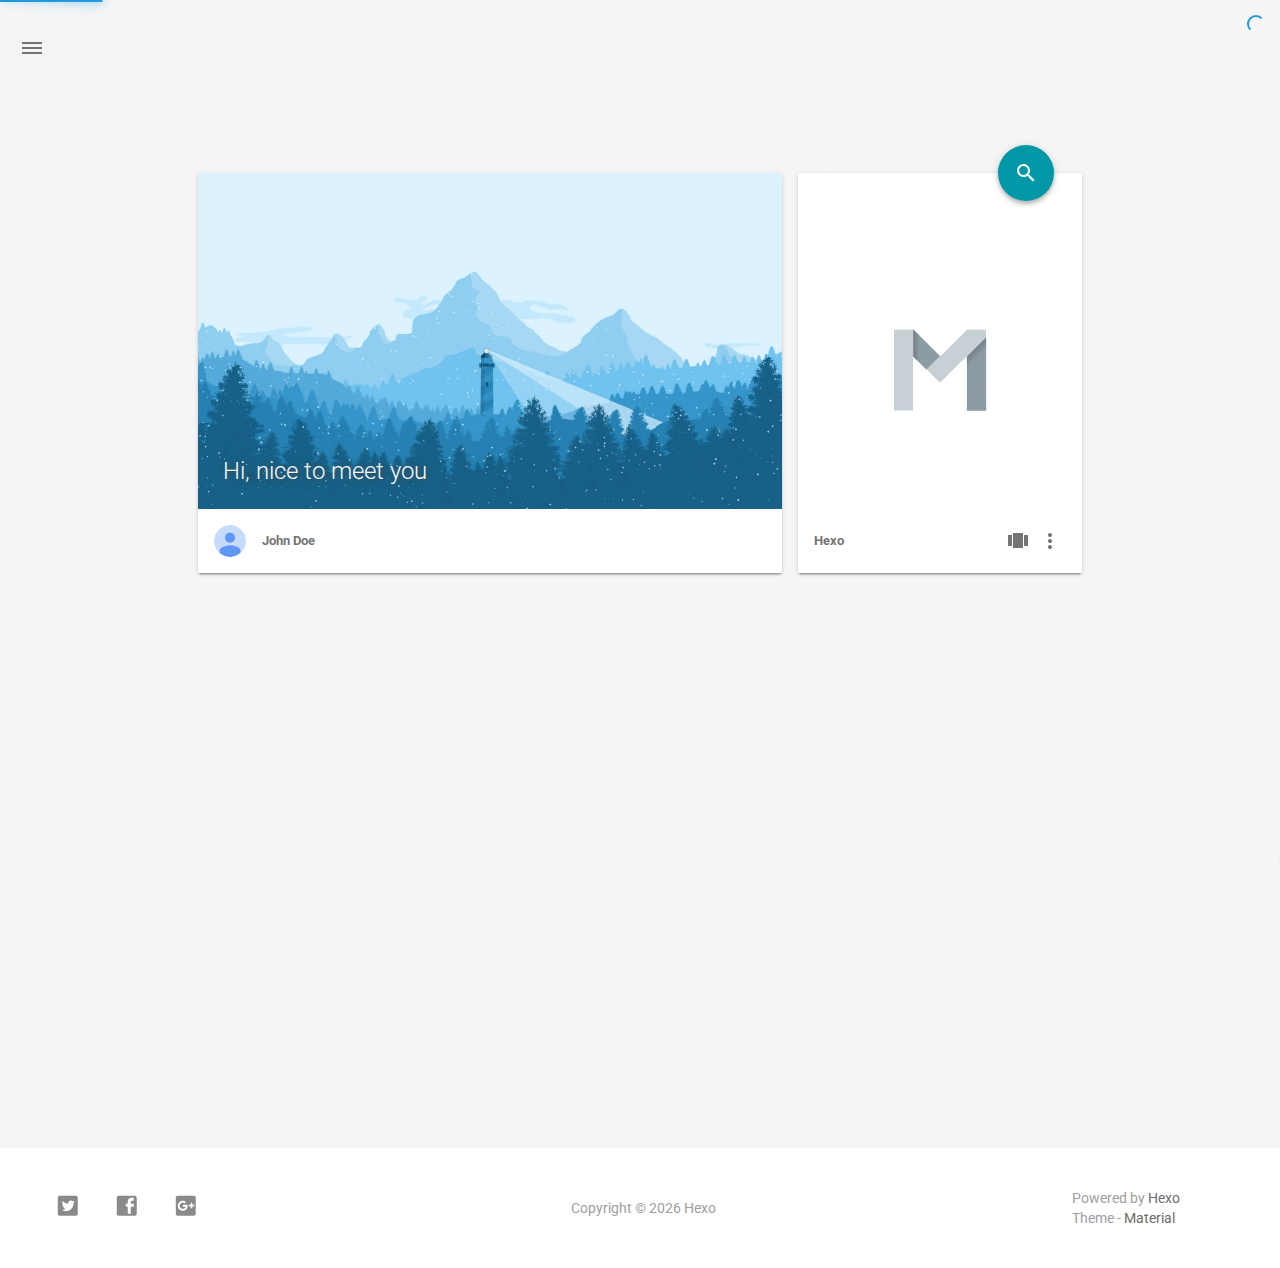
<file: index.html>
<!DOCTYPE html>
<html style="display: none;" lang="zh">
    <head>
    <meta charset="utf-8">
    <!--
        © Material Theme
        https://github.com/viosey/hexo-theme-material
        Version: 1.4.0 -->
    <script>window.materialVersion = "1.4.0"</script>

    <!-- Title -->
    
    <title>
        
        Hexo
    </title>

    <!-- dns prefetch -->
    <meta http-equiv="x-dns-prefetch-control" content="on">
    
    
    
    
    
    
    
    
    
    

    <!-- Meta & Info -->
    <meta http-equiv="X-UA-Compatible">
    <meta name="viewport" content="width=device-width, initial-scale=1, user-scalable=no">
    <meta name="theme-color" content="#0097A7">
    <meta name="author" content="John Doe">
    <meta name="description" itemprop="description" content="">
    <meta name="keywords" content="null">

    <!-- Site Verification -->
    
    

    <!-- Favicons -->
    <link rel="icon shortcut" type="image/ico" href="/img/favicon.png">
    <link rel="icon" sizes="192x192" href="/img/favicon.png">
    <link rel="apple-touch-icon" href="/img/favicon.png">

    <!--iOS -->
    <meta name="apple-mobile-web-app-title" content="Title">
    <meta name="apple-mobile-web-app-capable" content="yes">
    <meta name="apple-mobile-web-app-status-bar-style" content="black">
    <meta name="HandheldFriendly" content="True">
    <meta name="MobileOptimized" content="480">

    <!-- Add to homescreen for Chrome on Android -->
    <meta name="mobile-web-app-capable" content="yes">

    <!-- Add to homescreen for Safari on iOS -->
    <meta name="apple-mobile-web-app-capable" content="yes">
    <meta name="apple-mobile-web-app-status-bar-style" content="black">
    <meta name="apple-mobile-web-app-title" content="Hexo">

    <!-- The Open Graph protocol -->
    <meta property="og:url" content="http://yoursite.com">
    <meta property="og:type" content="blog">
    <meta property="og:title" content="Hexo">
    <meta property="og:image" content="/img/favicon.png" />
    <meta property="og:description" content="">
    

    

    <!-- The Twitter Card protocol -->
    <meta name="twitter:title" content="Hexo">
    <meta name="twitter:description" content="">
    <meta name="twitter:image" content="/img/favicon.png">
    <meta name="twitter:card" content="summary_large_image" />
    <meta name="twitter:url" content="http://yoursite.com" />

    <!-- Add canonical link for SEO -->
    
        <link rel="canonical" href="http://yoursite.com" />
    

    <!-- Structured-data for SEO -->
    
        
<script type="application/ld+json">
{
    "@context": "http://schema.org",
    "@type": "Website",
    "publisher": {
        "@type": "Organization",
        "name": "Hexo",
        "logo": "/img/favicon.png"
    },
    "url": "http://yoursite.com/index.html",
    "image": {
        "@type": "ImageObject",
        "url": "/img/favicon.png"
    },
    "mainEntityOfPage": {
        "@type": "WebPage",
        "@id": "http://yoursite.com"
    },
    "description": "null"
}
</script>




    

    <!--[if lte IE 9]>
        <link rel="stylesheet" href="/css/ie-blocker.css">

        
            <script src="/js/ie-blocker.zhCN.js"></script>
        
    <![endif]-->

    <!-- Import lsloader -->
    <script>(function(){window.lsloader={jsRunSequence:[],jsnamemap:{},cssnamemap:{}};lsloader.removeLS=function(key){try{localStorage.removeItem(key)}catch(e){}};lsloader.setLS=function(key,val){try{localStorage.setItem(key,val)}catch(e){}};lsloader.getLS=function(key){var val="";try{val=localStorage.getItem(key)}catch(e){val=""}return val};versionString="/*"+materialVersion+"*/";lsloader.clean=function(){try{var keys=[];for(var i=0;i<localStorage.length;i++){keys.push(localStorage.key(i))}keys.forEach(function(key){var data=lsloader.getLS(key);if(data&&data.indexOf(versionString)===-1){lsloader.removeLS(key)}})}catch(e){}};lsloader.clean();lsloader.load=function(jsname,jspath,cssonload){cssonload=cssonload||function(){};var code;code=this.getLS(jsname);if(code&&code.indexOf(versionString)===-1){this.removeLS(jsname);this.requestResource(jsname,jspath,cssonload);return}if(code){var versionNumber=code.split(versionString)[0];if(versionNumber!=jspath){console.log("reload:"+jspath);this.removeLS(jsname);this.requestResource(jsname,jspath,cssonload);return}code=code.split(versionString)[1];if(/\.js?.+$/.test(versionNumber)){this.jsRunSequence.push({name:jsname,code:code});this.runjs(jspath,jsname,code)}else{document.getElementById(jsname).appendChild(document.createTextNode(code));cssonload()}}else{this.requestResource(jsname,jspath,cssonload)}};lsloader.requestResource=function(name,path,cssonload){var that=this;if(/\.js?.+$/.test(path)){this.iojs(path,name,function(path,name,code){that.setLS(name,path+versionString+code);that.runjs(path,name,code)})}else if(/\.css?.+$/.test(path)){this.iocss(path,name,function(code){document.getElementById(name).appendChild(document.createTextNode(code));that.setLS(name,path+versionString+code)},cssonload)}};lsloader.iojs=function(path,jsname,callback){var that=this;that.jsRunSequence.push({name:jsname,code:""});try{var xhr=new XMLHttpRequest;xhr.open("get",path,true);xhr.onreadystatechange=function(){if(xhr.readyState==4){if(xhr.status>=200&&xhr.status<300||xhr.status==304){if(xhr.response!=""){callback(path,jsname,xhr.response);return}}that.jsfallback(path,jsname)}};xhr.send(null)}catch(e){that.jsfallback(path,jsname)}};lsloader.iocss=function(path,jsname,callback,cssonload){var that=this;try{var xhr=new XMLHttpRequest;xhr.open("get",path,true);xhr.onreadystatechange=function(){if(xhr.readyState==4){if(xhr.status>=200&&xhr.status<300||xhr.status==304){if(xhr.response!=""){callback(xhr.response);cssonload();return}}that.cssfallback(path,jsname,cssonload)}};xhr.send(null)}catch(e){that.cssfallback(path,jsname,cssonload)}};lsloader.iofonts=function(path,jsname,callback,cssonload){var that=this;try{var xhr=new XMLHttpRequest;xhr.open("get",path,true);xhr.onreadystatechange=function(){if(xhr.readyState==4){if(xhr.status>=200&&xhr.status<300||xhr.status==304){if(xhr.response!=""){callback(xhr.response);cssonload();return}}that.cssfallback(path,jsname,cssonload)}};xhr.send(null)}catch(e){that.cssfallback(path,jsname,cssonload)}};lsloader.runjs=function(path,name,code){if(!!name&&!!code){for(var k in this.jsRunSequence){if(this.jsRunSequence[k].name==name){this.jsRunSequence[k].code=code}}}if(!!this.jsRunSequence[0]&&!!this.jsRunSequence[0].code&&this.jsRunSequence[0].status!="failed"){var script=document.createElement("script");script.appendChild(document.createTextNode(this.jsRunSequence[0].code));script.type="text/javascript";document.getElementsByTagName("head")[0].appendChild(script);this.jsRunSequence.shift();if(this.jsRunSequence.length>0){this.runjs()}}else if(!!this.jsRunSequence[0]&&this.jsRunSequence[0].status=="failed"){var that=this;var script=document.createElement("script");script.src=this.jsRunSequence[0].path;script.type="text/javascript";this.jsRunSequence[0].status="loading";script.onload=function(){that.jsRunSequence.shift();if(that.jsRunSequence.length>0){that.runjs()}};document.body.appendChild(script)}};lsloader.tagLoad=function(path,name){this.jsRunSequence.push({name:name,code:"",path:path,status:"failed"});this.runjs()};lsloader.jsfallback=function(path,name){if(!!this.jsnamemap[name]){return}else{this.jsnamemap[name]=name}for(var k in this.jsRunSequence){if(this.jsRunSequence[k].name==name){this.jsRunSequence[k].code="";this.jsRunSequence[k].status="failed";this.jsRunSequence[k].path=path}}this.runjs()};lsloader.cssfallback=function(path,name,cssonload){if(!!this.cssnamemap[name]){return}else{this.cssnamemap[name]=1}var link=document.createElement("link");link.type="text/css";link.href=path;link.rel="stylesheet";link.onload=link.onerror=cssonload;var root=document.getElementsByTagName("script")[0];root.parentNode.insertBefore(link,root)};lsloader.runInlineScript=function(scriptId,codeId){var code=document.getElementById(codeId).innerText;this.jsRunSequence.push({name:scriptId,code:code});this.runjs()};lsloader.loadCombo=function(jslist){var updateList="";var requestingModules={};for(var k in jslist){var LS=this.getLS(jslist[k].name);if(!!LS){var version=LS.split(versionString)[0];var code=LS.split(versionString)[1]}else{var version=""}if(version==jslist[k].path){this.jsRunSequence.push({name:jslist[k].name,code:code,path:jslist[k].path})}else{this.jsRunSequence.push({name:jslist[k].name,code:null,path:jslist[k].path,status:"comboloading"});requestingModules[jslist[k].name]=true;updateList+=(updateList==""?"":";")+jslist[k].path}}var that=this;if(!!updateList){var xhr=new XMLHttpRequest;xhr.open("get",combo+updateList,true);xhr.onreadystatechange=function(){if(xhr.readyState==4){if(xhr.status>=200&&xhr.status<300||xhr.status==304){if(xhr.response!=""){that.runCombo(xhr.response,requestingModules);return}}else{for(var i in that.jsRunSequence){if(requestingModules[that.jsRunSequence[i].name]){that.jsRunSequence[i].status="failed"}}that.runjs()}}};xhr.send(null)}this.runjs()};lsloader.runCombo=function(comboCode,requestingModules){comboCode=comboCode.split("/*combojs*/");comboCode.shift();for(var k in this.jsRunSequence){if(!!requestingModules[this.jsRunSequence[k].name]&&!!comboCode[0]){this.jsRunSequence[k].status="comboJS";this.jsRunSequence[k].code=comboCode[0];this.setLS(this.jsRunSequence[k].name,this.jsRunSequence[k].path+versionString+comboCode[0]);comboCode.shift()}}this.runjs()}})();</script>

    <!-- Import CSS & jQuery -->
    
        <style id="css/material.min.css"></style><script>if(typeof window.lsLoadCSSMaxNums === "undefined")window.lsLoadCSSMaxNums = 0;window.lsLoadCSSMaxNums++;lsloader.load("css/material.min.css","/css/material.min.css?fJTiM/K1J3dWIruo3pxtAw==",function(){if(typeof window.lsLoadCSSNums === "undefined")window.lsLoadCSSNums = 0;window.lsLoadCSSNums++;if(window.lsLoadCSSNums == window.lsLoadCSSMaxNums)document.documentElement.style.display="";})</script>
        <style id="css/style.min.css"></style><script>if(typeof window.lsLoadCSSMaxNums === "undefined")window.lsLoadCSSMaxNums = 0;window.lsLoadCSSMaxNums++;lsloader.load("css/style.min.css","/css/style.min.css?oCSEO3ST+aEypEwttTDI9g==",function(){if(typeof window.lsLoadCSSNums === "undefined")window.lsLoadCSSNums = 0;window.lsLoadCSSNums++;if(window.lsLoadCSSNums == window.lsLoadCSSMaxNums)document.documentElement.style.display="";})</script>
        
        
            <style>
    
    .footer-sns-facebook {
        background-image: url([data-uri]);
    }
    
    
    .footer-sns-twitter {
        background-image: url([data-uri]);
    }
    
    
    .footer-sns-gplus {
        background-image: url([data-uri]);
    }
    
    
    
    
    
    
    
    
    
</style>

        
        <!-- Config CSS -->

<!-- Other Styles -->
<style>
  body, html {
    font-family: Roboto, "Helvetica Neue", Helvetica, "PingFang SC", "Hiragino Sans GB", "Microsoft YaHei", "微软雅黑", Arial, sans-serif;
  }

  a {
    color: #00838F;
  }

  .mdl-card__media,
  #search-label,
  #search-form-label:after,
  #scheme-Paradox .hot_tags-count,
  #scheme-Paradox .sidebar_archives-count,
  #scheme-Paradox .sidebar-colored .sidebar-header,
  #scheme-Paradox .sidebar-colored .sidebar-badge{
    background-color: #0097A7 !important;
  }

  /* Sidebar User Drop Down Menu Text Color */
  #scheme-Paradox .sidebar-colored .sidebar-nav>.dropdown>.dropdown-menu>li>a:hover,
  #scheme-Paradox .sidebar-colored .sidebar-nav>.dropdown>.dropdown-menu>li>a:focus {
    color: #0097A7 !important;
  }

  #post_entry-right-info,
  .sidebar-colored .sidebar-nav li:hover > a,
  .sidebar-colored .sidebar-nav li:hover > a i,
  .sidebar-colored .sidebar-nav li > a:hover,
  .sidebar-colored .sidebar-nav li > a:hover i,
  .sidebar-colored .sidebar-nav li > a:focus i,
  .sidebar-colored .sidebar-nav > .open > a,
  .sidebar-colored .sidebar-nav > .open > a:hover,
  .sidebar-colored .sidebar-nav > .open > a:focus,
  #ds-reset #ds-ctx .ds-ctx-entry .ds-ctx-head a {
    color: #0097A7 !important;
  }

  .toTop {
    background: #757575 !important;
  }

  .material-layout .material-post>.material-nav,
  .material-layout .material-index>.material-nav,
  .material-nav a {
    color: #757575;
  }

  #scheme-Paradox .MD-burger-layer {
    background-color: #757575;
  }

  #scheme-Paradox #post-toc-trigger-btn {
    color: #757575;
  }

  .post-toc a:hover {
    color: #00838F;
    text-decoration: underline;
  }

</style>


<!-- Theme Background Related-->

    <style>
      body{
        background-color: #F5F5F5;
      }

      /* blog_info bottom background */
      #scheme-Paradox .material-layout .something-else .mdl-card__supporting-text{
        background-color: #fff;
      }
    </style>




<!-- Fade Effect -->

    <style>
      .fade {
        transition: all 800ms linear;
        -webkit-transform: translate3d(0,0,0);
        -moz-transform: translate3d(0,0,0);
        -ms-transform: translate3d(0,0,0);
        -o-transform: translate3d(0,0,0);
        transform: translate3d(0,0,0);
        opacity: 1;
      }

      .fade.out{
        opacity: 0;
      }
    </style>


<!-- Import Font -->

    <link href="https://fonts.googleapis.com/css?family=Roboto:300,400,500" rel="stylesheet">
    <link href="https://fonts.googleapis.com/icon?family=Material+Icons"rel="stylesheet">


        <script>lsloader.load("js/jquery.min.js","/js/jquery.min.js?qcusAULNeBksqffqUM2+Ig==")</script>
    
    
    <script>function Queue(){this.dataStore=[];this.offer=b;this.poll=d;this.execNext=a;this.debug=false;this.startDebug=c;function b(e){if(this.debug){console.log("Offered a Queued Function.")}if(typeof e==="function"){this.dataStore.push(e)}else{console.log("You must offer a function.")}}function d(){if(this.debug){console.log("Polled a Queued Function.")}return this.dataStore.shift()}function a(){var e=this.poll();if(e!==undefined){if(this.debug){console.log("Run a Queued Function.")}e()}}function c(){this.debug=true}}var queue=new Queue();</script>

    <!-- Analytics -->
    

    <!-- Custom Head -->
    
</head>


    
        <body id="scheme-Paradox" class="lazy">
            <div class="material-layout  mdl-js-layout has-drawer is-upgraded">
                

                <!-- Main Container -->
                <main class="material-layout__content" id="main">

                    <!-- Top Anchor -->
                    <div id="top"></div>

                    
                        <!-- Hamburger Button -->
                        <button class="MD-burger-icon sidebar-toggle">
                            <span class="MD-burger-layer"></span>
                        </button>
                    

                    <!-- Index Module -->
<div class="material-index mdl-grid">
    
        <!-- Paradox Header -->
        <!-- Daily pic -->
<div class="mdl-card mdl-shadow--2dp daily-pic mdl-cell mdl-cell--8-col index-top-block">

    <!-- Pic & Slogan -->
    <div class="mdl-card__media mdl-color-text--grey-50" style="background-image:url(/img/daily_pic.png)">
        <p class="index-top-block-slogan"><a href="#">
        
            
                Hi, nice to meet you
            
        
        </a></p>
    </div>

    <!-- Avatar & Name -->
    <div class="mdl-card__supporting-text meta mdl-color-text--grey-600">
        <!-- Author Avatar -->
        <div id="author-avatar">
            <img src="/img/avatar.png" width="32px" height="32px" alt="avatar">
        </div>
        <div>
            <strong>John Doe</strong>
        </div>
    </div>
</div>

        <!-- Blog info -->
<div class="mdl-card mdl-shadow--2dp something-else mdl-cell mdl-cell--8-col mdl-cell--4-col-desktop index-top-block">

    <!-- Search -->
    
    <!-- Google -->
    <div class="mdl-textfield mdl-js-textfield mdl-textfield--expandable" method="post" action="">
        <label id="search-label" class="mdl-button mdl-js-ripple-effect mdl-js-button mdl-button--fab mdl-color--accent mdl-shadow--4dp" for="search">
            <i class="material-icons mdl-color-text--white" role="presentation">search</i>
        </label>

        <form autocomplete="off" id="search-form" method="get" action="//google.com/search" accept-charset="UTF-8" class="mdl-textfield__expandable-holder" target="_blank">
            <input class="mdl-textfield__input search-input" type="search" name="q" id="search" placeholder="">
            <label id="search-form-label" class="mdl-textfield__label" for="search"></label>

            <input type="hidden" name="sitesearch" value="http://yoursite.com">
        </form>
    </div>







    <!-- LOGO -->
    <div class="something-else-logo mdl-color--white mdl-color-text--grey-600">
        <a href="#" target="_blank">
            <img src="/img/logo.png" alt="logo" />
        </a>
    </div>

    <!-- Infomation -->
    <div class="mdl-card__supporting-text meta meta--fill mdl-color-text--grey-600">
        <!-- Blog Title -->
        <div>
            <strong>Hexo</strong>
        </div>
        <div class="section-spacer"></div>

        <!-- Pages -->
        <button id="show-pages-button" class="mdl-button mdl-js-button mdl-js-ripple-effect mdl-button--icon">
            <i class="material-icons" role="presentation">view_carousel</i>
            <span class="visuallyhidden">Pages</span>
        </button>
        <ul class="mdl-menu mdl-js-menu mdl-menu--bottom-right" for="show-pages-button">
            
        </ul>

        <!-- Menu -->
        <button id="menubtn" class="mdl-button mdl-js-button mdl-js-ripple-effect mdl-button--icon">
            <i class="material-icons" role="presentation">more_vert</i>
            <span class="visuallyhidden">show menu</span>
        </button>
        <ul class="mdl-menu mdl-js-menu mdl-menu--bottom-right" for="menubtn">
            

            

            
                <a class="index_share-link" href="http://service.weibo.com/share/share.php?appkey=&title=Hexo&url=http://yoursite.com/&pic=&searchPic=false&style=simple" target="_blank">
                    <li class="mdl-menu__item mdl-js-ripple-effect">
                        分享到微博
                    </li>
                </a>
            

            
                <a class="index_share-link" href="https://twitter.com/intent/tweet?text=Hexo&url=http://yoursite.com/&via=John Doe" target="_blank">
                    <li class="mdl-menu__item mdl-js-ripple-effect">
                        分享到 Twitter
                    </li>
                </a>
            

            
                <a class="index_share-link" href="https://www.facebook.com/sharer/sharer.php?u=http://yoursite.com/index.html" target="_blank">
                    <li class="mdl-menu__item mdl-js-ripple-effect">
                        分享到 Facebook
                    </li>
                </a>
            

            
                <a class="index_share-link" href="https://plus.google.com/share?url=http://yoursite.com/" target="_blank">
                    <li class="mdl-menu__item mdl-js-ripple-effect">
                        分享到 Google+
                    </li>
                </a>
            

            

            

            
        </ul>
    </div>
</div>

    
    <div class="locate-thumbnail-symbol"></div>

    <!-- Pin on top -->
    

    <!-- Normal Post -->
    
        
            
                <!-- Paradox Thumbnail -->
                <div class="post_entry-module mdl-card mdl-shadow--2dp mdl-cell mdl-cell--12-col fade out">
    <!-- Post Thumbnail -->
    
        
            <!-- Random Thumbnail -->
            <div class="post_thumbnail-random mdl-card__media mdl-color-text--grey-50">
        
    

        <!-- Post Title -->
        <p class="article-headline-p"><a href="/2017/06/07/hello-world/">Hello World</a></p>
    </div>

    <!-- Post Excerpt -->
    <div class="mdl-color-text--grey-600 mdl-card__supporting-text post_entry-content">
        
            Welcome to Hexo
        
        &nbsp;&nbsp;&nbsp;
        <span>
            <a href="/2017/06/07/hello-world/" target="_self">阅读全文</a>
        </span>
    </div>
    <!-- Post_entry Info-->
    <div id="post_entry-info">
        <div id="post_entry-left-info" class="mdl-card__supporting-text meta mdl-color-text--grey-600 ">
            <!-- Author Avatar -->
            <div id="author-avatar">
                <img src="/img/avatar.png" width="44px" height="44px" alt="John Doe's avatar">
            </div>
            <div>
                <strong>John Doe</strong>
                <span>6月 07, 2017</span>
            </div>
        </div>
        <div id="post_entry-right-info">
            <!-- Category -->
            <span class="post_entry-category">
                
            </span>

            

            

            <!-- Post Views -->
            <span class="post_entry-views">
            </span>
        </div>
    </div>
</div>

            
            
        
    

    

    
        <script type="text/ls-javascript" id="thumbnail-script">
    var randomNum;

    var locatePost = $('.locate-thumbnail-symbol').next();
    for(var i = 0; i < 10; i++) {
        randomNum = Math.floor(Math.random() * 19 + 1);

        locatePost.children('.post_thumbnail-random').attr('id', 'random_thumbnail-'+randomNum);
        locatePost.children('.post_thumbnail-random').attr('data-original', '/img/random/material-' + randomNum + '.png');
    $('.post_thumbnail-random').addClass('lazy');

        locatePost = locatePost.next();
    }
</script>

    
</div>


                    
                        <!-- Overlay For Active Sidebar -->
<div class="sidebar-overlay"></div>

<!-- Material sidebar -->
<aside id="sidebar" class="sidebar sidebar-colored sidebar-fixed-left" role="navigation">
    <div id="sidebar-main">
        <!-- Sidebar Header -->
        <div class="sidebar-header header-cover" style="background-image: url(/img/sidebar_header.png);">
    <!-- Top bar -->
    <div class="top-bar"></div>

    <!-- Sidebar toggle button -->
    <button type="button" class="sidebar-toggle mdl-button mdl-js-button mdl-js-ripple-effect mdl-button--icon" style="display: initial;" data-upgraded=",MaterialButton,MaterialRipple">
        <i class="material-icons">clear_all</i>
        <span class="mdl-button__ripple-container">
            <span class="mdl-ripple">
            </span>
        </span>
    </button>

    <!-- Sidebar Avatar -->
    <div class="sidebar-image">
        <img src="/img/avatar.png" alt="John Doe's avatar">
    </div>

    <!-- Sidebar Email -->
    <a data-toggle="dropdown" class="sidebar-brand" href="#settings-dropdown">
        youremail@email.com
        <b class="caret"></b>
    </a>
</div>


        <!-- Sidebar Navigation  -->
        <ul class="nav sidebar-nav">
    <!-- User dropdown  -->
    <li class="dropdown">
        <ul id="settings-dropdown" class="dropdown-menu">
            
                <li>
                    <a href="#" target="_blank" title="Email Me">
                        
                            <i class="material-icons sidebar-material-icons sidebar-indent-left1pc-element">email</i>
                        
                        Email Me
                    </a>
                </li>
            
        </ul>
    </li>

    <!-- Homepage -->
    
        <li id="sidebar-first-li">
            <a href="/">
                
                    <i class="material-icons sidebar-material-icons">home</i>
                
                主页
            </a>
        </li>
        
    

    <!-- Archives  -->
    
        <li class="dropdown">
            <a href="#" class="ripple-effect dropdown-toggle" data-toggle="dropdown">
                
                    <i class="material-icons sidebar-material-icons">inbox</i>
                
                    归档
                <b class="caret"></b>
            </a>
            <ul class="dropdown-menu">
            <li>
                <a class="sidebar_archives-link" href="/archives/2017/06/">六月 2017<span class="sidebar_archives-count">1</span></a>
            </ul>
        </li>
        
    

    <!-- Categories  -->
    

    <!-- Pages  -->
    

    <!-- Article Number  -->
    
</ul>


        <!-- Sidebar Footer -->
        <!--
I'm glad you use this theme, the development is no so easy, I hope you can keep the copyright, I will thank you so much.
If you still want to delete the copyrights, could you still retain the first one? Which namely "Theme Material"
It will not impact the appearance and can give developers a lot of support :)

很高兴您使用并喜欢该主题，开发不易 十分谢谢与希望您可以保留一下版权声明。
如果您仍然想删除的话 能否只保留第一项呢？即 "Theme Material"
它不会影响美观并可以给开发者很大的支持和动力。 :)
-->

<!-- Sidebar Divider -->

    <div class="sidebar-divider"></div>


<!-- Theme Material -->

    <a href="https://github.com/viosey/hexo-theme-material"  class="sidebar-footer-text-a" target="_blank">
        <div class="sidebar-text mdl-button mdl-js-button mdl-js-ripple-effect sidebar-footer-text-div" data-upgraded=",MaterialButton,MaterialRipple">
            主题 - Material
            <span class="sidebar-badge badge-circle">i</span>
        </div>
    </a>


<!-- Help & Support -->
<!--

-->

<!-- Feedback -->
<!--

-->

<!-- About Theme -->
<!--

-->

    </div>

    <!-- Sidebar Image -->
    

</aside>

                    

                    
                        <!-- Footer Top Button -->
                        <div id="back-to-top" class="toTop-wrap">
    <a href="#top" class="toTop">
        <i class="material-icons footer_top-i">expand_less</i>
    </a>
</div>

                    

                    <!--Footer-->
<footer class="mdl-mini-footer" id="bottom">
    
        <!-- Paradox Footer Left Section -->
        <div class="mdl-mini-footer--left-section sns-list">
    <!-- Twitter -->
    
        <a href="https://twitter.com/twitter" target="_blank">
            <button class="mdl-mini-footer--social-btn social-btn footer-sns-twitter">
                <span class="visuallyhidden">Twitter</span>
            </button><!--
     --></a>
    

    <!-- Facebook -->
    
        <a href="https://www.facebook.com/facebook" target="_blank">
            <button class="mdl-mini-footer--social-btn social-btn footer-sns-facebook">
                <span class="visuallyhidden">Facebook</span>
            </button><!--
     --></a>
    

    <!-- Google + -->
    
        <a href="https://www.google.com/" target="_blank">
            <button class="mdl-mini-footer--social-btn social-btn footer-sns-gplus">
                <span class="visuallyhidden">Google Plus</span>
            </button><!--
     --></a>
    

    <!-- Weibo -->
    

    <!-- Instagram -->
    

    <!-- Tumblr -->
    

    <!-- Github -->
    

    <!-- LinkedIn -->
    

    <!-- Zhihu -->
    

    <!-- Bilibili -->
    

    <!-- Telegram -->
    
</div>


        <!--Copyright-->
        <div id="copyright">
            Copyright&nbsp;©<script type="text/javascript">var fd = new Date();document.write("&nbsp;" + fd.getFullYear() + "&nbsp;");</script>Hexo
        </div>

        <!-- Paradox Footer Right Section -->

        <!--
        I am glad you use this theme, the development is no so easy, I hope you can keep the copyright.
        It will not impact the appearance and can give developers a lot of support :)

        很高兴您使用该主题，开发不易，希望您可以保留一下版权声明。
        它不会影响美观并可以给开发者很大的支持。 :)
        -->

        <div class="mdl-mini-footer--right-section">
            <div>
                <div class="footer-develop-div">Powered by <a href="https://hexo.io" target="_blank" class="footer-develop-a">Hexo</a></div>
                <div class="footer-develop-div">Theme - <a href="https://github.com/viosey/hexo-theme-material" target="_blank" class="footer-develop-a">Material</a></div>
            </div>
        </div>
    
</footer>


                    <!-- Import File -->


    <script>lsloader.load("js/lazyload.min.js","/js/lazyload.min.js?1BcfzuNXqV+ntF6gq+5X3Q==")</script>
    <script>lsloader.load("js/js.min.js","/js/js.min.js?oAl/+lvaqTFV31JXTmbrNA==")</script>



    <script>lsloader.load("js/nprogress.js","/js/nprogress.js?pl3Qhb9lvqR1FlyLUna1Yw==")</script>


<script type="text/ls-javascript" id="NProgress-script">
    NProgress.configure({
        showSpinner: true
    });
    NProgress.start();
    $('#nprogress .bar').css({
        'background': '#29d'
    });
    $('#nprogress .peg').css({
        'box-shadow': '0 0 10px #29d, 0 0 15px #29d'
    });
    $('#nprogress .spinner-icon').css({
        'border-top-color': '#29d',
        'border-left-color': '#29d'
    });
    setTimeout(function() {
        NProgress.done();
        $('.fade').removeClass('out');
    }, 800);
</script>












    <!-- Swiftye -->
    

    <!-- Local Search-->
    


<!-- UC Browser Compatible -->
<script>
	var agent = navigator.userAgent.toLowerCase();
	if(agent.indexOf('ucbrowser')>0) {
		document.write('<link rel="stylesheet" href="/css/uc.css">');
	   alert('由于 UC 浏览器使用极旧的内核，而本网站使用了一些新的特性。\n为了您能更好的浏览，推荐使用 Chrome 或 Firefox 浏览器。');
	}
</script>

<!-- Window Load-->
<script type="text/ls-javascript" id="window-load">
    $(window).on('load', function() {
        // Post_Toc parent position fixed
        $('.post-toc-wrap').parent('.mdl-menu__container').css('position', 'fixed');
    });
</script>

<!-- MathJax Load-->

<script type="text/ls-javascript" id="lazy-load">
    // Offer LazyLoad
    queue.offer(function(){
        $('.lazy').lazyload({
            effect : 'show'
        });
    });

    // Start Queue
    $(document).ready(function(){
        setInterval(function(){
            queue.execNext();
        },200);
    });
</script>

<!-- Bing Background -->


<script>
    (function(){
        var scriptList = document.querySelectorAll('script[type="text/ls-javascript"]')

        for (var i = 0; i < scriptList.length; ++i) {
            var item = scriptList[i];
            lsloader.runInlineScript(item.id,item.id);
        }
    })()
console.log('\n %c © Material Theme | Version: 1.4.0 | https://github.com/viosey/hexo-theme-material %c \n', 'color:#455a64;background:#e0e0e0;padding:5px 0;border-top-left-radius:5px;border-bottom-left-radius:5px;', 'color:#455a64;background:#e0e0e0;padding:5px 0;border-top-right-radius:5px;border-bottom-right-radius:5px;');
</script>

                </main>
            </div>
        </body>
    
</html>
</file>
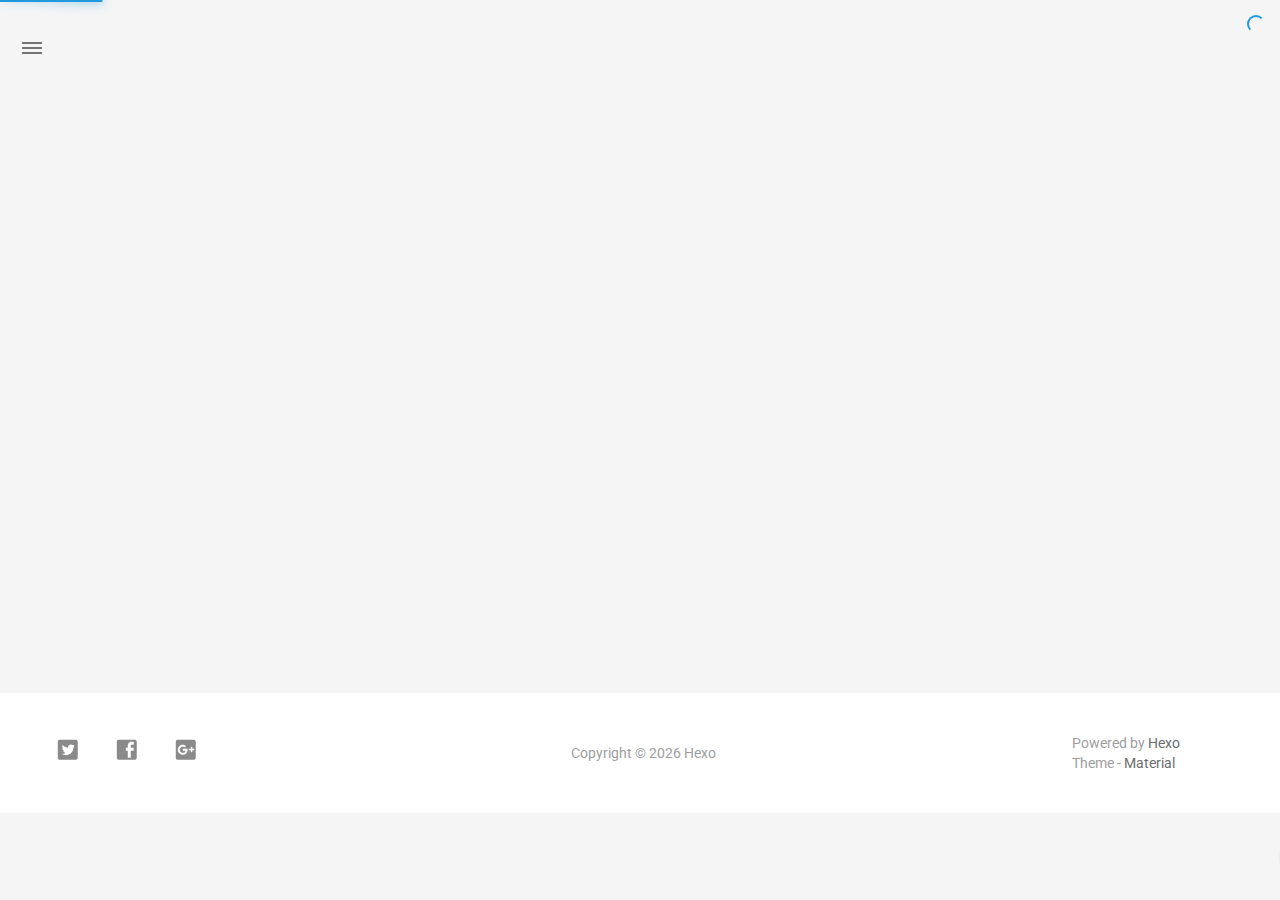
<file: archives/index.html>
<!DOCTYPE html>
<html style="display: none;" lang="zh">
    <head>
    <meta charset="utf-8">
    <!--
        © Material Theme
        https://github.com/viosey/hexo-theme-material
        Version: 1.4.0 -->
    <script>window.materialVersion = "1.4.0"</script>

    <!-- Title -->
    
    <title>
        
            归档 | 
        
        Hexo
    </title>

    <!-- dns prefetch -->
    <meta http-equiv="x-dns-prefetch-control" content="on">
    
    
    
    
    
    
    
    
    
    

    <!-- Meta & Info -->
    <meta http-equiv="X-UA-Compatible">
    <meta name="viewport" content="width=device-width, initial-scale=1, user-scalable=no">
    <meta name="theme-color" content="#0097A7">
    <meta name="author" content="John Doe">
    <meta name="description" itemprop="description" content="">
    <meta name="keywords" content="null">

    <!-- Site Verification -->
    
    

    <!-- Favicons -->
    <link rel="icon shortcut" type="image/ico" href="/img/favicon.png">
    <link rel="icon" sizes="192x192" href="/img/favicon.png">
    <link rel="apple-touch-icon" href="/img/favicon.png">

    <!--iOS -->
    <meta name="apple-mobile-web-app-title" content="Title">
    <meta name="apple-mobile-web-app-capable" content="yes">
    <meta name="apple-mobile-web-app-status-bar-style" content="black">
    <meta name="HandheldFriendly" content="True">
    <meta name="MobileOptimized" content="480">

    <!-- Add to homescreen for Chrome on Android -->
    <meta name="mobile-web-app-capable" content="yes">

    <!-- Add to homescreen for Safari on iOS -->
    <meta name="apple-mobile-web-app-capable" content="yes">
    <meta name="apple-mobile-web-app-status-bar-style" content="black">
    <meta name="apple-mobile-web-app-title" content="Hexo">

    <!-- The Open Graph protocol -->
    <meta property="og:url" content="http://yoursite.com">
    <meta property="og:type" content="blog">
    <meta property="og:title" content="归档 | Hexo">
    <meta property="og:image" content="/img/favicon.png" />
    <meta property="og:description" content="">
    

    

    <!-- The Twitter Card protocol -->
    <meta name="twitter:title" content="归档 | Hexo">
    <meta name="twitter:description" content="">
    <meta name="twitter:image" content="/img/favicon.png">
    <meta name="twitter:card" content="summary_large_image" />
    <meta name="twitter:url" content="http://yoursite.com" />

    <!-- Add canonical link for SEO -->
    
        <link rel="canonical" href="http://yoursite.com/archives/index.html" />
    

    <!-- Structured-data for SEO -->
    
        



    

    <!--[if lte IE 9]>
        <link rel="stylesheet" href="/css/ie-blocker.css">

        
            <script src="/js/ie-blocker.zhCN.js"></script>
        
    <![endif]-->

    <!-- Import lsloader -->
    <script>(function(){window.lsloader={jsRunSequence:[],jsnamemap:{},cssnamemap:{}};lsloader.removeLS=function(key){try{localStorage.removeItem(key)}catch(e){}};lsloader.setLS=function(key,val){try{localStorage.setItem(key,val)}catch(e){}};lsloader.getLS=function(key){var val="";try{val=localStorage.getItem(key)}catch(e){val=""}return val};versionString="/*"+materialVersion+"*/";lsloader.clean=function(){try{var keys=[];for(var i=0;i<localStorage.length;i++){keys.push(localStorage.key(i))}keys.forEach(function(key){var data=lsloader.getLS(key);if(data&&data.indexOf(versionString)===-1){lsloader.removeLS(key)}})}catch(e){}};lsloader.clean();lsloader.load=function(jsname,jspath,cssonload){cssonload=cssonload||function(){};var code;code=this.getLS(jsname);if(code&&code.indexOf(versionString)===-1){this.removeLS(jsname);this.requestResource(jsname,jspath,cssonload);return}if(code){var versionNumber=code.split(versionString)[0];if(versionNumber!=jspath){console.log("reload:"+jspath);this.removeLS(jsname);this.requestResource(jsname,jspath,cssonload);return}code=code.split(versionString)[1];if(/\.js?.+$/.test(versionNumber)){this.jsRunSequence.push({name:jsname,code:code});this.runjs(jspath,jsname,code)}else{document.getElementById(jsname).appendChild(document.createTextNode(code));cssonload()}}else{this.requestResource(jsname,jspath,cssonload)}};lsloader.requestResource=function(name,path,cssonload){var that=this;if(/\.js?.+$/.test(path)){this.iojs(path,name,function(path,name,code){that.setLS(name,path+versionString+code);that.runjs(path,name,code)})}else if(/\.css?.+$/.test(path)){this.iocss(path,name,function(code){document.getElementById(name).appendChild(document.createTextNode(code));that.setLS(name,path+versionString+code)},cssonload)}};lsloader.iojs=function(path,jsname,callback){var that=this;that.jsRunSequence.push({name:jsname,code:""});try{var xhr=new XMLHttpRequest;xhr.open("get",path,true);xhr.onreadystatechange=function(){if(xhr.readyState==4){if(xhr.status>=200&&xhr.status<300||xhr.status==304){if(xhr.response!=""){callback(path,jsname,xhr.response);return}}that.jsfallback(path,jsname)}};xhr.send(null)}catch(e){that.jsfallback(path,jsname)}};lsloader.iocss=function(path,jsname,callback,cssonload){var that=this;try{var xhr=new XMLHttpRequest;xhr.open("get",path,true);xhr.onreadystatechange=function(){if(xhr.readyState==4){if(xhr.status>=200&&xhr.status<300||xhr.status==304){if(xhr.response!=""){callback(xhr.response);cssonload();return}}that.cssfallback(path,jsname,cssonload)}};xhr.send(null)}catch(e){that.cssfallback(path,jsname,cssonload)}};lsloader.iofonts=function(path,jsname,callback,cssonload){var that=this;try{var xhr=new XMLHttpRequest;xhr.open("get",path,true);xhr.onreadystatechange=function(){if(xhr.readyState==4){if(xhr.status>=200&&xhr.status<300||xhr.status==304){if(xhr.response!=""){callback(xhr.response);cssonload();return}}that.cssfallback(path,jsname,cssonload)}};xhr.send(null)}catch(e){that.cssfallback(path,jsname,cssonload)}};lsloader.runjs=function(path,name,code){if(!!name&&!!code){for(var k in this.jsRunSequence){if(this.jsRunSequence[k].name==name){this.jsRunSequence[k].code=code}}}if(!!this.jsRunSequence[0]&&!!this.jsRunSequence[0].code&&this.jsRunSequence[0].status!="failed"){var script=document.createElement("script");script.appendChild(document.createTextNode(this.jsRunSequence[0].code));script.type="text/javascript";document.getElementsByTagName("head")[0].appendChild(script);this.jsRunSequence.shift();if(this.jsRunSequence.length>0){this.runjs()}}else if(!!this.jsRunSequence[0]&&this.jsRunSequence[0].status=="failed"){var that=this;var script=document.createElement("script");script.src=this.jsRunSequence[0].path;script.type="text/javascript";this.jsRunSequence[0].status="loading";script.onload=function(){that.jsRunSequence.shift();if(that.jsRunSequence.length>0){that.runjs()}};document.body.appendChild(script)}};lsloader.tagLoad=function(path,name){this.jsRunSequence.push({name:name,code:"",path:path,status:"failed"});this.runjs()};lsloader.jsfallback=function(path,name){if(!!this.jsnamemap[name]){return}else{this.jsnamemap[name]=name}for(var k in this.jsRunSequence){if(this.jsRunSequence[k].name==name){this.jsRunSequence[k].code="";this.jsRunSequence[k].status="failed";this.jsRunSequence[k].path=path}}this.runjs()};lsloader.cssfallback=function(path,name,cssonload){if(!!this.cssnamemap[name]){return}else{this.cssnamemap[name]=1}var link=document.createElement("link");link.type="text/css";link.href=path;link.rel="stylesheet";link.onload=link.onerror=cssonload;var root=document.getElementsByTagName("script")[0];root.parentNode.insertBefore(link,root)};lsloader.runInlineScript=function(scriptId,codeId){var code=document.getElementById(codeId).innerText;this.jsRunSequence.push({name:scriptId,code:code});this.runjs()};lsloader.loadCombo=function(jslist){var updateList="";var requestingModules={};for(var k in jslist){var LS=this.getLS(jslist[k].name);if(!!LS){var version=LS.split(versionString)[0];var code=LS.split(versionString)[1]}else{var version=""}if(version==jslist[k].path){this.jsRunSequence.push({name:jslist[k].name,code:code,path:jslist[k].path})}else{this.jsRunSequence.push({name:jslist[k].name,code:null,path:jslist[k].path,status:"comboloading"});requestingModules[jslist[k].name]=true;updateList+=(updateList==""?"":";")+jslist[k].path}}var that=this;if(!!updateList){var xhr=new XMLHttpRequest;xhr.open("get",combo+updateList,true);xhr.onreadystatechange=function(){if(xhr.readyState==4){if(xhr.status>=200&&xhr.status<300||xhr.status==304){if(xhr.response!=""){that.runCombo(xhr.response,requestingModules);return}}else{for(var i in that.jsRunSequence){if(requestingModules[that.jsRunSequence[i].name]){that.jsRunSequence[i].status="failed"}}that.runjs()}}};xhr.send(null)}this.runjs()};lsloader.runCombo=function(comboCode,requestingModules){comboCode=comboCode.split("/*combojs*/");comboCode.shift();for(var k in this.jsRunSequence){if(!!requestingModules[this.jsRunSequence[k].name]&&!!comboCode[0]){this.jsRunSequence[k].status="comboJS";this.jsRunSequence[k].code=comboCode[0];this.setLS(this.jsRunSequence[k].name,this.jsRunSequence[k].path+versionString+comboCode[0]);comboCode.shift()}}this.runjs()}})();</script>

    <!-- Import CSS & jQuery -->
    
        <style id="css/material.min.css"></style><script>if(typeof window.lsLoadCSSMaxNums === "undefined")window.lsLoadCSSMaxNums = 0;window.lsLoadCSSMaxNums++;lsloader.load("css/material.min.css","/css/material.min.css?fJTiM/K1J3dWIruo3pxtAw==",function(){if(typeof window.lsLoadCSSNums === "undefined")window.lsLoadCSSNums = 0;window.lsLoadCSSNums++;if(window.lsLoadCSSNums == window.lsLoadCSSMaxNums)document.documentElement.style.display="";})</script>
        <style id="css/style.min.css"></style><script>if(typeof window.lsLoadCSSMaxNums === "undefined")window.lsLoadCSSMaxNums = 0;window.lsLoadCSSMaxNums++;lsloader.load("css/style.min.css","/css/style.min.css?oCSEO3ST+aEypEwttTDI9g==",function(){if(typeof window.lsLoadCSSNums === "undefined")window.lsLoadCSSNums = 0;window.lsLoadCSSNums++;if(window.lsLoadCSSNums == window.lsLoadCSSMaxNums)document.documentElement.style.display="";})</script>
        
        
            <style>
    
    .footer-sns-facebook {
        background-image: url([data-uri]);
    }
    
    
    .footer-sns-twitter {
        background-image: url([data-uri]);
    }
    
    
    .footer-sns-gplus {
        background-image: url([data-uri]);
    }
    
    
    
    
    
    
    
    
    
</style>

        
        <!-- Config CSS -->

<!-- Other Styles -->
<style>
  body, html {
    font-family: Roboto, "Helvetica Neue", Helvetica, "PingFang SC", "Hiragino Sans GB", "Microsoft YaHei", "微软雅黑", Arial, sans-serif;
  }

  a {
    color: #00838F;
  }

  .mdl-card__media,
  #search-label,
  #search-form-label:after,
  #scheme-Paradox .hot_tags-count,
  #scheme-Paradox .sidebar_archives-count,
  #scheme-Paradox .sidebar-colored .sidebar-header,
  #scheme-Paradox .sidebar-colored .sidebar-badge{
    background-color: #0097A7 !important;
  }

  /* Sidebar User Drop Down Menu Text Color */
  #scheme-Paradox .sidebar-colored .sidebar-nav>.dropdown>.dropdown-menu>li>a:hover,
  #scheme-Paradox .sidebar-colored .sidebar-nav>.dropdown>.dropdown-menu>li>a:focus {
    color: #0097A7 !important;
  }

  #post_entry-right-info,
  .sidebar-colored .sidebar-nav li:hover > a,
  .sidebar-colored .sidebar-nav li:hover > a i,
  .sidebar-colored .sidebar-nav li > a:hover,
  .sidebar-colored .sidebar-nav li > a:hover i,
  .sidebar-colored .sidebar-nav li > a:focus i,
  .sidebar-colored .sidebar-nav > .open > a,
  .sidebar-colored .sidebar-nav > .open > a:hover,
  .sidebar-colored .sidebar-nav > .open > a:focus,
  #ds-reset #ds-ctx .ds-ctx-entry .ds-ctx-head a {
    color: #0097A7 !important;
  }

  .toTop {
    background: #757575 !important;
  }

  .material-layout .material-post>.material-nav,
  .material-layout .material-index>.material-nav,
  .material-nav a {
    color: #757575;
  }

  #scheme-Paradox .MD-burger-layer {
    background-color: #757575;
  }

  #scheme-Paradox #post-toc-trigger-btn {
    color: #757575;
  }

  .post-toc a:hover {
    color: #00838F;
    text-decoration: underline;
  }

</style>


<!-- Theme Background Related-->

    <style>
      body{
        background-color: #F5F5F5;
      }

      /* blog_info bottom background */
      #scheme-Paradox .material-layout .something-else .mdl-card__supporting-text{
        background-color: #fff;
      }
    </style>




<!-- Fade Effect -->

    <style>
      .fade {
        transition: all 800ms linear;
        -webkit-transform: translate3d(0,0,0);
        -moz-transform: translate3d(0,0,0);
        -ms-transform: translate3d(0,0,0);
        -o-transform: translate3d(0,0,0);
        transform: translate3d(0,0,0);
        opacity: 1;
      }

      .fade.out{
        opacity: 0;
      }
    </style>


<!-- Import Font -->

    <link href="https://fonts.googleapis.com/css?family=Roboto:300,400,500" rel="stylesheet">
    <link href="https://fonts.googleapis.com/icon?family=Material+Icons"rel="stylesheet">


        <script>lsloader.load("js/jquery.min.js","/js/jquery.min.js?qcusAULNeBksqffqUM2+Ig==")</script>
    
    
    <script>function Queue(){this.dataStore=[];this.offer=b;this.poll=d;this.execNext=a;this.debug=false;this.startDebug=c;function b(e){if(this.debug){console.log("Offered a Queued Function.")}if(typeof e==="function"){this.dataStore.push(e)}else{console.log("You must offer a function.")}}function d(){if(this.debug){console.log("Polled a Queued Function.")}return this.dataStore.shift()}function a(){var e=this.poll();if(e!==undefined){if(this.debug){console.log("Run a Queued Function.")}e()}}function c(){this.debug=true}}var queue=new Queue();</script>

    <!-- Analytics -->
    

    <!-- Custom Head -->
    
</head>


    
        <body id="scheme-Paradox" class="lazy">
            <div class="material-layout  mdl-js-layout has-drawer is-upgraded">
                

                <!-- Main Container -->
                <main class="material-layout__content" id="main">

                    <!-- Top Anchor -->
                    <div id="top"></div>

                    
                        <!-- Hamburger Button -->
                        <button class="MD-burger-icon sidebar-toggle">
                            <span class="MD-burger-layer"></span>
                        </button>
                    

                    <!-- Index Module -->
<div class="material-index mdl-grid">
    
    <div class="locate-thumbnail-symbol"></div>

    <!-- Pin on top -->
    

    <!-- Normal Post -->
    
        
            
                <!-- Paradox Thumbnail -->
                <div class="post_entry-module mdl-card mdl-shadow--2dp mdl-cell mdl-cell--12-col fade out">
    <!-- Post Thumbnail -->
    
        
            <!-- Random Thumbnail -->
            <div class="post_thumbnail-random mdl-card__media mdl-color-text--grey-50">
        
    

        <!-- Post Title -->
        <p class="article-headline-p"><a href="/2017/06/07/hello-world/">Hello World</a></p>
    </div>

    <!-- Post Excerpt -->
    <div class="mdl-color-text--grey-600 mdl-card__supporting-text post_entry-content">
        
            Welcome to Hexo
        
        &nbsp;&nbsp;&nbsp;
        <span>
            <a href="/2017/06/07/hello-world/" target="_self">阅读全文</a>
        </span>
    </div>
    <!-- Post_entry Info-->
    <div id="post_entry-info">
        <div id="post_entry-left-info" class="mdl-card__supporting-text meta mdl-color-text--grey-600 ">
            <!-- Author Avatar -->
            <div id="author-avatar">
                <img src="/img/avatar.png" width="44px" height="44px" alt="John Doe's avatar">
            </div>
            <div>
                <strong>John Doe</strong>
                <span>6月 07, 2017</span>
            </div>
        </div>
        <div id="post_entry-right-info">
            <!-- Category -->
            <span class="post_entry-category">
                
            </span>

            

            

            <!-- Post Views -->
            <span class="post_entry-views">
            </span>
        </div>
    </div>
</div>

            
            
        
    

    

    
        <script type="text/ls-javascript" id="thumbnail-script">
    var randomNum;

    var locatePost = $('.locate-thumbnail-symbol').next();
    for(var i = 0; i < 10; i++) {
        randomNum = Math.floor(Math.random() * 19 + 1);

        locatePost.children('.post_thumbnail-random').attr('id', 'random_thumbnail-'+randomNum);
        locatePost.children('.post_thumbnail-random').attr('data-original', '/img/random/material-' + randomNum + '.png');
    $('.post_thumbnail-random').addClass('lazy');

        locatePost = locatePost.next();
    }
</script>

    
</div>


                    
                        <!-- Overlay For Active Sidebar -->
<div class="sidebar-overlay"></div>

<!-- Material sidebar -->
<aside id="sidebar" class="sidebar sidebar-colored sidebar-fixed-left" role="navigation">
    <div id="sidebar-main">
        <!-- Sidebar Header -->
        <div class="sidebar-header header-cover" style="background-image: url(/img/sidebar_header.png);">
    <!-- Top bar -->
    <div class="top-bar"></div>

    <!-- Sidebar toggle button -->
    <button type="button" class="sidebar-toggle mdl-button mdl-js-button mdl-js-ripple-effect mdl-button--icon" style="display: initial;" data-upgraded=",MaterialButton,MaterialRipple">
        <i class="material-icons">clear_all</i>
        <span class="mdl-button__ripple-container">
            <span class="mdl-ripple">
            </span>
        </span>
    </button>

    <!-- Sidebar Avatar -->
    <div class="sidebar-image">
        <img src="/img/avatar.png" alt="John Doe's avatar">
    </div>

    <!-- Sidebar Email -->
    <a data-toggle="dropdown" class="sidebar-brand" href="#settings-dropdown">
        youremail@email.com
        <b class="caret"></b>
    </a>
</div>


        <!-- Sidebar Navigation  -->
        <ul class="nav sidebar-nav">
    <!-- User dropdown  -->
    <li class="dropdown">
        <ul id="settings-dropdown" class="dropdown-menu">
            
                <li>
                    <a href="#" target="_blank" title="Email Me">
                        
                            <i class="material-icons sidebar-material-icons sidebar-indent-left1pc-element">email</i>
                        
                        Email Me
                    </a>
                </li>
            
        </ul>
    </li>

    <!-- Homepage -->
    
        <li id="sidebar-first-li">
            <a href="/">
                
                    <i class="material-icons sidebar-material-icons">home</i>
                
                主页
            </a>
        </li>
        
    

    <!-- Archives  -->
    
        <li class="dropdown">
            <a href="#" class="ripple-effect dropdown-toggle" data-toggle="dropdown">
                
                    <i class="material-icons sidebar-material-icons">inbox</i>
                
                    归档
                <b class="caret"></b>
            </a>
            <ul class="dropdown-menu">
            <li>
                <a class="sidebar_archives-link" href="/archives/2017/06/">六月 2017<span class="sidebar_archives-count">1</span></a>
            </ul>
        </li>
        
    

    <!-- Categories  -->
    

    <!-- Pages  -->
    

    <!-- Article Number  -->
    
</ul>


        <!-- Sidebar Footer -->
        <!--
I'm glad you use this theme, the development is no so easy, I hope you can keep the copyright, I will thank you so much.
If you still want to delete the copyrights, could you still retain the first one? Which namely "Theme Material"
It will not impact the appearance and can give developers a lot of support :)

很高兴您使用并喜欢该主题，开发不易 十分谢谢与希望您可以保留一下版权声明。
如果您仍然想删除的话 能否只保留第一项呢？即 "Theme Material"
它不会影响美观并可以给开发者很大的支持和动力。 :)
-->

<!-- Sidebar Divider -->

    <div class="sidebar-divider"></div>


<!-- Theme Material -->

    <a href="https://github.com/viosey/hexo-theme-material"  class="sidebar-footer-text-a" target="_blank">
        <div class="sidebar-text mdl-button mdl-js-button mdl-js-ripple-effect sidebar-footer-text-div" data-upgraded=",MaterialButton,MaterialRipple">
            主题 - Material
            <span class="sidebar-badge badge-circle">i</span>
        </div>
    </a>


<!-- Help & Support -->
<!--

-->

<!-- Feedback -->
<!--

-->

<!-- About Theme -->
<!--

-->

    </div>

    <!-- Sidebar Image -->
    

</aside>

                    

                    
                        <!-- Footer Top Button -->
                        <div id="back-to-top" class="toTop-wrap">
    <a href="#top" class="toTop">
        <i class="material-icons footer_top-i">expand_less</i>
    </a>
</div>

                    

                    <!--Footer-->
<footer class="mdl-mini-footer" id="bottom">
    
        <!-- Paradox Footer Left Section -->
        <div class="mdl-mini-footer--left-section sns-list">
    <!-- Twitter -->
    
        <a href="https://twitter.com/twitter" target="_blank">
            <button class="mdl-mini-footer--social-btn social-btn footer-sns-twitter">
                <span class="visuallyhidden">Twitter</span>
            </button><!--
     --></a>
    

    <!-- Facebook -->
    
        <a href="https://www.facebook.com/facebook" target="_blank">
            <button class="mdl-mini-footer--social-btn social-btn footer-sns-facebook">
                <span class="visuallyhidden">Facebook</span>
            </button><!--
     --></a>
    

    <!-- Google + -->
    
        <a href="https://www.google.com/" target="_blank">
            <button class="mdl-mini-footer--social-btn social-btn footer-sns-gplus">
                <span class="visuallyhidden">Google Plus</span>
            </button><!--
     --></a>
    

    <!-- Weibo -->
    

    <!-- Instagram -->
    

    <!-- Tumblr -->
    

    <!-- Github -->
    

    <!-- LinkedIn -->
    

    <!-- Zhihu -->
    

    <!-- Bilibili -->
    

    <!-- Telegram -->
    
</div>


        <!--Copyright-->
        <div id="copyright">
            Copyright&nbsp;©<script type="text/javascript">var fd = new Date();document.write("&nbsp;" + fd.getFullYear() + "&nbsp;");</script>Hexo
        </div>

        <!-- Paradox Footer Right Section -->

        <!--
        I am glad you use this theme, the development is no so easy, I hope you can keep the copyright.
        It will not impact the appearance and can give developers a lot of support :)

        很高兴您使用该主题，开发不易，希望您可以保留一下版权声明。
        它不会影响美观并可以给开发者很大的支持。 :)
        -->

        <div class="mdl-mini-footer--right-section">
            <div>
                <div class="footer-develop-div">Powered by <a href="https://hexo.io" target="_blank" class="footer-develop-a">Hexo</a></div>
                <div class="footer-develop-div">Theme - <a href="https://github.com/viosey/hexo-theme-material" target="_blank" class="footer-develop-a">Material</a></div>
            </div>
        </div>
    
</footer>


                    <!-- Import File -->


    <script>lsloader.load("js/lazyload.min.js","/js/lazyload.min.js?1BcfzuNXqV+ntF6gq+5X3Q==")</script>
    <script>lsloader.load("js/js.min.js","/js/js.min.js?oAl/+lvaqTFV31JXTmbrNA==")</script>



    <script>lsloader.load("js/nprogress.js","/js/nprogress.js?pl3Qhb9lvqR1FlyLUna1Yw==")</script>


<script type="text/ls-javascript" id="NProgress-script">
    NProgress.configure({
        showSpinner: true
    });
    NProgress.start();
    $('#nprogress .bar').css({
        'background': '#29d'
    });
    $('#nprogress .peg').css({
        'box-shadow': '0 0 10px #29d, 0 0 15px #29d'
    });
    $('#nprogress .spinner-icon').css({
        'border-top-color': '#29d',
        'border-left-color': '#29d'
    });
    setTimeout(function() {
        NProgress.done();
        $('.fade').removeClass('out');
    }, 800);
</script>













<!-- UC Browser Compatible -->
<script>
	var agent = navigator.userAgent.toLowerCase();
	if(agent.indexOf('ucbrowser')>0) {
		document.write('<link rel="stylesheet" href="/css/uc.css">');
	   alert('由于 UC 浏览器使用极旧的内核，而本网站使用了一些新的特性。\n为了您能更好的浏览，推荐使用 Chrome 或 Firefox 浏览器。');
	}
</script>

<!-- Window Load-->
<script type="text/ls-javascript" id="window-load">
    $(window).on('load', function() {
        // Post_Toc parent position fixed
        $('.post-toc-wrap').parent('.mdl-menu__container').css('position', 'fixed');
    });
</script>

<!-- MathJax Load-->

<script type="text/ls-javascript" id="lazy-load">
    // Offer LazyLoad
    queue.offer(function(){
        $('.lazy').lazyload({
            effect : 'show'
        });
    });

    // Start Queue
    $(document).ready(function(){
        setInterval(function(){
            queue.execNext();
        },200);
    });
</script>

<!-- Bing Background -->


<script>
    (function(){
        var scriptList = document.querySelectorAll('script[type="text/ls-javascript"]')

        for (var i = 0; i < scriptList.length; ++i) {
            var item = scriptList[i];
            lsloader.runInlineScript(item.id,item.id);
        }
    })()
console.log('\n %c © Material Theme | Version: 1.4.0 | https://github.com/viosey/hexo-theme-material %c \n', 'color:#455a64;background:#e0e0e0;padding:5px 0;border-top-left-radius:5px;border-bottom-left-radius:5px;', 'color:#455a64;background:#e0e0e0;padding:5px 0;border-top-right-radius:5px;border-bottom-right-radius:5px;');
</script>

                </main>
            </div>
        </body>
    
</html>
</file>
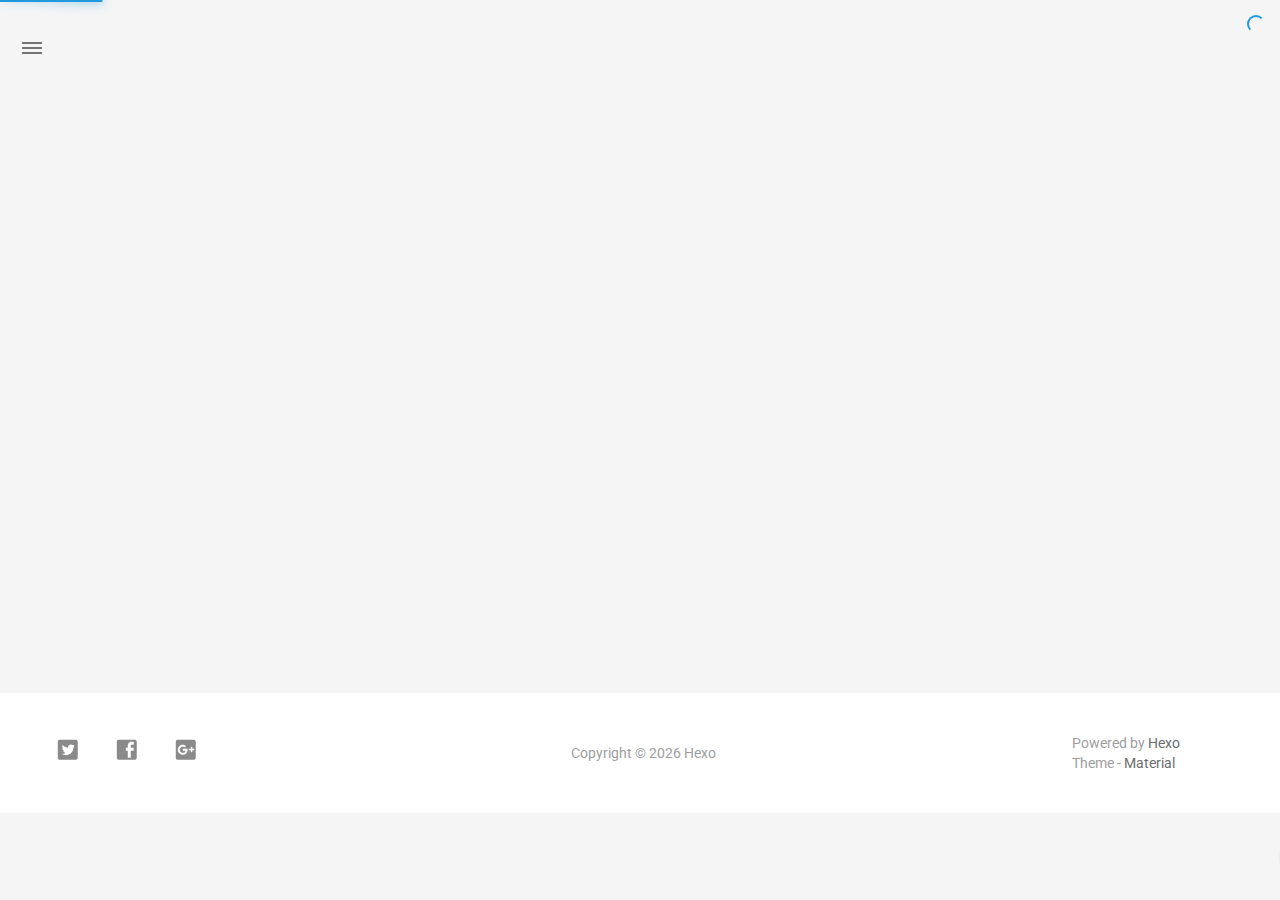
<file: archives/2017/index.html>
<!DOCTYPE html>
<html style="display: none;" lang="zh">
    <head>
    <meta charset="utf-8">
    <!--
        © Material Theme
        https://github.com/viosey/hexo-theme-material
        Version: 1.4.0 -->
    <script>window.materialVersion = "1.4.0"</script>

    <!-- Title -->
    
    <title>
        
            归档: 2017 | 
        
        Hexo
    </title>

    <!-- dns prefetch -->
    <meta http-equiv="x-dns-prefetch-control" content="on">
    
    
    
    
    
    
    
    
    
    

    <!-- Meta & Info -->
    <meta http-equiv="X-UA-Compatible">
    <meta name="viewport" content="width=device-width, initial-scale=1, user-scalable=no">
    <meta name="theme-color" content="#0097A7">
    <meta name="author" content="John Doe">
    <meta name="description" itemprop="description" content="">
    <meta name="keywords" content="null">

    <!-- Site Verification -->
    
    

    <!-- Favicons -->
    <link rel="icon shortcut" type="image/ico" href="/img/favicon.png">
    <link rel="icon" sizes="192x192" href="/img/favicon.png">
    <link rel="apple-touch-icon" href="/img/favicon.png">

    <!--iOS -->
    <meta name="apple-mobile-web-app-title" content="Title">
    <meta name="apple-mobile-web-app-capable" content="yes">
    <meta name="apple-mobile-web-app-status-bar-style" content="black">
    <meta name="HandheldFriendly" content="True">
    <meta name="MobileOptimized" content="480">

    <!-- Add to homescreen for Chrome on Android -->
    <meta name="mobile-web-app-capable" content="yes">

    <!-- Add to homescreen for Safari on iOS -->
    <meta name="apple-mobile-web-app-capable" content="yes">
    <meta name="apple-mobile-web-app-status-bar-style" content="black">
    <meta name="apple-mobile-web-app-title" content="Hexo">

    <!-- The Open Graph protocol -->
    <meta property="og:url" content="http://yoursite.com">
    <meta property="og:type" content="blog">
    <meta property="og:title" content="归档: 2017 | Hexo">
    <meta property="og:image" content="/img/favicon.png" />
    <meta property="og:description" content="">
    

    

    <!-- The Twitter Card protocol -->
    <meta name="twitter:title" content="归档: 2017 | Hexo">
    <meta name="twitter:description" content="">
    <meta name="twitter:image" content="/img/favicon.png">
    <meta name="twitter:card" content="summary_large_image" />
    <meta name="twitter:url" content="http://yoursite.com" />

    <!-- Add canonical link for SEO -->
    
        <link rel="canonical" href="http://yoursite.com/archives/2017/index.html" />
    

    <!-- Structured-data for SEO -->
    
        



    

    <!--[if lte IE 9]>
        <link rel="stylesheet" href="/css/ie-blocker.css">

        
            <script src="/js/ie-blocker.zhCN.js"></script>
        
    <![endif]-->

    <!-- Import lsloader -->
    <script>(function(){window.lsloader={jsRunSequence:[],jsnamemap:{},cssnamemap:{}};lsloader.removeLS=function(key){try{localStorage.removeItem(key)}catch(e){}};lsloader.setLS=function(key,val){try{localStorage.setItem(key,val)}catch(e){}};lsloader.getLS=function(key){var val="";try{val=localStorage.getItem(key)}catch(e){val=""}return val};versionString="/*"+materialVersion+"*/";lsloader.clean=function(){try{var keys=[];for(var i=0;i<localStorage.length;i++){keys.push(localStorage.key(i))}keys.forEach(function(key){var data=lsloader.getLS(key);if(data&&data.indexOf(versionString)===-1){lsloader.removeLS(key)}})}catch(e){}};lsloader.clean();lsloader.load=function(jsname,jspath,cssonload){cssonload=cssonload||function(){};var code;code=this.getLS(jsname);if(code&&code.indexOf(versionString)===-1){this.removeLS(jsname);this.requestResource(jsname,jspath,cssonload);return}if(code){var versionNumber=code.split(versionString)[0];if(versionNumber!=jspath){console.log("reload:"+jspath);this.removeLS(jsname);this.requestResource(jsname,jspath,cssonload);return}code=code.split(versionString)[1];if(/\.js?.+$/.test(versionNumber)){this.jsRunSequence.push({name:jsname,code:code});this.runjs(jspath,jsname,code)}else{document.getElementById(jsname).appendChild(document.createTextNode(code));cssonload()}}else{this.requestResource(jsname,jspath,cssonload)}};lsloader.requestResource=function(name,path,cssonload){var that=this;if(/\.js?.+$/.test(path)){this.iojs(path,name,function(path,name,code){that.setLS(name,path+versionString+code);that.runjs(path,name,code)})}else if(/\.css?.+$/.test(path)){this.iocss(path,name,function(code){document.getElementById(name).appendChild(document.createTextNode(code));that.setLS(name,path+versionString+code)},cssonload)}};lsloader.iojs=function(path,jsname,callback){var that=this;that.jsRunSequence.push({name:jsname,code:""});try{var xhr=new XMLHttpRequest;xhr.open("get",path,true);xhr.onreadystatechange=function(){if(xhr.readyState==4){if(xhr.status>=200&&xhr.status<300||xhr.status==304){if(xhr.response!=""){callback(path,jsname,xhr.response);return}}that.jsfallback(path,jsname)}};xhr.send(null)}catch(e){that.jsfallback(path,jsname)}};lsloader.iocss=function(path,jsname,callback,cssonload){var that=this;try{var xhr=new XMLHttpRequest;xhr.open("get",path,true);xhr.onreadystatechange=function(){if(xhr.readyState==4){if(xhr.status>=200&&xhr.status<300||xhr.status==304){if(xhr.response!=""){callback(xhr.response);cssonload();return}}that.cssfallback(path,jsname,cssonload)}};xhr.send(null)}catch(e){that.cssfallback(path,jsname,cssonload)}};lsloader.iofonts=function(path,jsname,callback,cssonload){var that=this;try{var xhr=new XMLHttpRequest;xhr.open("get",path,true);xhr.onreadystatechange=function(){if(xhr.readyState==4){if(xhr.status>=200&&xhr.status<300||xhr.status==304){if(xhr.response!=""){callback(xhr.response);cssonload();return}}that.cssfallback(path,jsname,cssonload)}};xhr.send(null)}catch(e){that.cssfallback(path,jsname,cssonload)}};lsloader.runjs=function(path,name,code){if(!!name&&!!code){for(var k in this.jsRunSequence){if(this.jsRunSequence[k].name==name){this.jsRunSequence[k].code=code}}}if(!!this.jsRunSequence[0]&&!!this.jsRunSequence[0].code&&this.jsRunSequence[0].status!="failed"){var script=document.createElement("script");script.appendChild(document.createTextNode(this.jsRunSequence[0].code));script.type="text/javascript";document.getElementsByTagName("head")[0].appendChild(script);this.jsRunSequence.shift();if(this.jsRunSequence.length>0){this.runjs()}}else if(!!this.jsRunSequence[0]&&this.jsRunSequence[0].status=="failed"){var that=this;var script=document.createElement("script");script.src=this.jsRunSequence[0].path;script.type="text/javascript";this.jsRunSequence[0].status="loading";script.onload=function(){that.jsRunSequence.shift();if(that.jsRunSequence.length>0){that.runjs()}};document.body.appendChild(script)}};lsloader.tagLoad=function(path,name){this.jsRunSequence.push({name:name,code:"",path:path,status:"failed"});this.runjs()};lsloader.jsfallback=function(path,name){if(!!this.jsnamemap[name]){return}else{this.jsnamemap[name]=name}for(var k in this.jsRunSequence){if(this.jsRunSequence[k].name==name){this.jsRunSequence[k].code="";this.jsRunSequence[k].status="failed";this.jsRunSequence[k].path=path}}this.runjs()};lsloader.cssfallback=function(path,name,cssonload){if(!!this.cssnamemap[name]){return}else{this.cssnamemap[name]=1}var link=document.createElement("link");link.type="text/css";link.href=path;link.rel="stylesheet";link.onload=link.onerror=cssonload;var root=document.getElementsByTagName("script")[0];root.parentNode.insertBefore(link,root)};lsloader.runInlineScript=function(scriptId,codeId){var code=document.getElementById(codeId).innerText;this.jsRunSequence.push({name:scriptId,code:code});this.runjs()};lsloader.loadCombo=function(jslist){var updateList="";var requestingModules={};for(var k in jslist){var LS=this.getLS(jslist[k].name);if(!!LS){var version=LS.split(versionString)[0];var code=LS.split(versionString)[1]}else{var version=""}if(version==jslist[k].path){this.jsRunSequence.push({name:jslist[k].name,code:code,path:jslist[k].path})}else{this.jsRunSequence.push({name:jslist[k].name,code:null,path:jslist[k].path,status:"comboloading"});requestingModules[jslist[k].name]=true;updateList+=(updateList==""?"":";")+jslist[k].path}}var that=this;if(!!updateList){var xhr=new XMLHttpRequest;xhr.open("get",combo+updateList,true);xhr.onreadystatechange=function(){if(xhr.readyState==4){if(xhr.status>=200&&xhr.status<300||xhr.status==304){if(xhr.response!=""){that.runCombo(xhr.response,requestingModules);return}}else{for(var i in that.jsRunSequence){if(requestingModules[that.jsRunSequence[i].name]){that.jsRunSequence[i].status="failed"}}that.runjs()}}};xhr.send(null)}this.runjs()};lsloader.runCombo=function(comboCode,requestingModules){comboCode=comboCode.split("/*combojs*/");comboCode.shift();for(var k in this.jsRunSequence){if(!!requestingModules[this.jsRunSequence[k].name]&&!!comboCode[0]){this.jsRunSequence[k].status="comboJS";this.jsRunSequence[k].code=comboCode[0];this.setLS(this.jsRunSequence[k].name,this.jsRunSequence[k].path+versionString+comboCode[0]);comboCode.shift()}}this.runjs()}})();</script>

    <!-- Import CSS & jQuery -->
    
        <style id="css/material.min.css"></style><script>if(typeof window.lsLoadCSSMaxNums === "undefined")window.lsLoadCSSMaxNums = 0;window.lsLoadCSSMaxNums++;lsloader.load("css/material.min.css","/css/material.min.css?fJTiM/K1J3dWIruo3pxtAw==",function(){if(typeof window.lsLoadCSSNums === "undefined")window.lsLoadCSSNums = 0;window.lsLoadCSSNums++;if(window.lsLoadCSSNums == window.lsLoadCSSMaxNums)document.documentElement.style.display="";})</script>
        <style id="css/style.min.css"></style><script>if(typeof window.lsLoadCSSMaxNums === "undefined")window.lsLoadCSSMaxNums = 0;window.lsLoadCSSMaxNums++;lsloader.load("css/style.min.css","/css/style.min.css?oCSEO3ST+aEypEwttTDI9g==",function(){if(typeof window.lsLoadCSSNums === "undefined")window.lsLoadCSSNums = 0;window.lsLoadCSSNums++;if(window.lsLoadCSSNums == window.lsLoadCSSMaxNums)document.documentElement.style.display="";})</script>
        
        
            <style>
    
    .footer-sns-facebook {
        background-image: url([data-uri]);
    }
    
    
    .footer-sns-twitter {
        background-image: url([data-uri]);
    }
    
    
    .footer-sns-gplus {
        background-image: url([data-uri]);
    }
    
    
    
    
    
    
    
    
    
</style>

        
        <!-- Config CSS -->

<!-- Other Styles -->
<style>
  body, html {
    font-family: Roboto, "Helvetica Neue", Helvetica, "PingFang SC", "Hiragino Sans GB", "Microsoft YaHei", "微软雅黑", Arial, sans-serif;
  }

  a {
    color: #00838F;
  }

  .mdl-card__media,
  #search-label,
  #search-form-label:after,
  #scheme-Paradox .hot_tags-count,
  #scheme-Paradox .sidebar_archives-count,
  #scheme-Paradox .sidebar-colored .sidebar-header,
  #scheme-Paradox .sidebar-colored .sidebar-badge{
    background-color: #0097A7 !important;
  }

  /* Sidebar User Drop Down Menu Text Color */
  #scheme-Paradox .sidebar-colored .sidebar-nav>.dropdown>.dropdown-menu>li>a:hover,
  #scheme-Paradox .sidebar-colored .sidebar-nav>.dropdown>.dropdown-menu>li>a:focus {
    color: #0097A7 !important;
  }

  #post_entry-right-info,
  .sidebar-colored .sidebar-nav li:hover > a,
  .sidebar-colored .sidebar-nav li:hover > a i,
  .sidebar-colored .sidebar-nav li > a:hover,
  .sidebar-colored .sidebar-nav li > a:hover i,
  .sidebar-colored .sidebar-nav li > a:focus i,
  .sidebar-colored .sidebar-nav > .open > a,
  .sidebar-colored .sidebar-nav > .open > a:hover,
  .sidebar-colored .sidebar-nav > .open > a:focus,
  #ds-reset #ds-ctx .ds-ctx-entry .ds-ctx-head a {
    color: #0097A7 !important;
  }

  .toTop {
    background: #757575 !important;
  }

  .material-layout .material-post>.material-nav,
  .material-layout .material-index>.material-nav,
  .material-nav a {
    color: #757575;
  }

  #scheme-Paradox .MD-burger-layer {
    background-color: #757575;
  }

  #scheme-Paradox #post-toc-trigger-btn {
    color: #757575;
  }

  .post-toc a:hover {
    color: #00838F;
    text-decoration: underline;
  }

</style>


<!-- Theme Background Related-->

    <style>
      body{
        background-color: #F5F5F5;
      }

      /* blog_info bottom background */
      #scheme-Paradox .material-layout .something-else .mdl-card__supporting-text{
        background-color: #fff;
      }
    </style>




<!-- Fade Effect -->

    <style>
      .fade {
        transition: all 800ms linear;
        -webkit-transform: translate3d(0,0,0);
        -moz-transform: translate3d(0,0,0);
        -ms-transform: translate3d(0,0,0);
        -o-transform: translate3d(0,0,0);
        transform: translate3d(0,0,0);
        opacity: 1;
      }

      .fade.out{
        opacity: 0;
      }
    </style>


<!-- Import Font -->

    <link href="https://fonts.googleapis.com/css?family=Roboto:300,400,500" rel="stylesheet">
    <link href="https://fonts.googleapis.com/icon?family=Material+Icons"rel="stylesheet">


        <script>lsloader.load("js/jquery.min.js","/js/jquery.min.js?qcusAULNeBksqffqUM2+Ig==")</script>
    
    
    <script>function Queue(){this.dataStore=[];this.offer=b;this.poll=d;this.execNext=a;this.debug=false;this.startDebug=c;function b(e){if(this.debug){console.log("Offered a Queued Function.")}if(typeof e==="function"){this.dataStore.push(e)}else{console.log("You must offer a function.")}}function d(){if(this.debug){console.log("Polled a Queued Function.")}return this.dataStore.shift()}function a(){var e=this.poll();if(e!==undefined){if(this.debug){console.log("Run a Queued Function.")}e()}}function c(){this.debug=true}}var queue=new Queue();</script>

    <!-- Analytics -->
    

    <!-- Custom Head -->
    
</head>


    
        <body id="scheme-Paradox" class="lazy">
            <div class="material-layout  mdl-js-layout has-drawer is-upgraded">
                

                <!-- Main Container -->
                <main class="material-layout__content" id="main">

                    <!-- Top Anchor -->
                    <div id="top"></div>

                    
                        <!-- Hamburger Button -->
                        <button class="MD-burger-icon sidebar-toggle">
                            <span class="MD-burger-layer"></span>
                        </button>
                    

                    <!-- Index Module -->
<div class="material-index mdl-grid">
    
    <div class="locate-thumbnail-symbol"></div>

    <!-- Pin on top -->
    

    <!-- Normal Post -->
    
        
            
                <!-- Paradox Thumbnail -->
                <div class="post_entry-module mdl-card mdl-shadow--2dp mdl-cell mdl-cell--12-col fade out">
    <!-- Post Thumbnail -->
    
        
            <!-- Random Thumbnail -->
            <div class="post_thumbnail-random mdl-card__media mdl-color-text--grey-50">
        
    

        <!-- Post Title -->
        <p class="article-headline-p"><a href="/2017/06/07/hello-world/">Hello World</a></p>
    </div>

    <!-- Post Excerpt -->
    <div class="mdl-color-text--grey-600 mdl-card__supporting-text post_entry-content">
        
            Welcome to Hexo
        
        &nbsp;&nbsp;&nbsp;
        <span>
            <a href="/2017/06/07/hello-world/" target="_self">阅读全文</a>
        </span>
    </div>
    <!-- Post_entry Info-->
    <div id="post_entry-info">
        <div id="post_entry-left-info" class="mdl-card__supporting-text meta mdl-color-text--grey-600 ">
            <!-- Author Avatar -->
            <div id="author-avatar">
                <img src="/img/avatar.png" width="44px" height="44px" alt="John Doe's avatar">
            </div>
            <div>
                <strong>John Doe</strong>
                <span>6月 07, 2017</span>
            </div>
        </div>
        <div id="post_entry-right-info">
            <!-- Category -->
            <span class="post_entry-category">
                
            </span>

            

            

            <!-- Post Views -->
            <span class="post_entry-views">
            </span>
        </div>
    </div>
</div>

            
            
        
    

    

    
        <script type="text/ls-javascript" id="thumbnail-script">
    var randomNum;

    var locatePost = $('.locate-thumbnail-symbol').next();
    for(var i = 0; i < 10; i++) {
        randomNum = Math.floor(Math.random() * 19 + 1);

        locatePost.children('.post_thumbnail-random').attr('id', 'random_thumbnail-'+randomNum);
        locatePost.children('.post_thumbnail-random').attr('data-original', '/img/random/material-' + randomNum + '.png');
    $('.post_thumbnail-random').addClass('lazy');

        locatePost = locatePost.next();
    }
</script>

    
</div>


                    
                        <!-- Overlay For Active Sidebar -->
<div class="sidebar-overlay"></div>

<!-- Material sidebar -->
<aside id="sidebar" class="sidebar sidebar-colored sidebar-fixed-left" role="navigation">
    <div id="sidebar-main">
        <!-- Sidebar Header -->
        <div class="sidebar-header header-cover" style="background-image: url(/img/sidebar_header.png);">
    <!-- Top bar -->
    <div class="top-bar"></div>

    <!-- Sidebar toggle button -->
    <button type="button" class="sidebar-toggle mdl-button mdl-js-button mdl-js-ripple-effect mdl-button--icon" style="display: initial;" data-upgraded=",MaterialButton,MaterialRipple">
        <i class="material-icons">clear_all</i>
        <span class="mdl-button__ripple-container">
            <span class="mdl-ripple">
            </span>
        </span>
    </button>

    <!-- Sidebar Avatar -->
    <div class="sidebar-image">
        <img src="/img/avatar.png" alt="John Doe's avatar">
    </div>

    <!-- Sidebar Email -->
    <a data-toggle="dropdown" class="sidebar-brand" href="#settings-dropdown">
        youremail@email.com
        <b class="caret"></b>
    </a>
</div>


        <!-- Sidebar Navigation  -->
        <ul class="nav sidebar-nav">
    <!-- User dropdown  -->
    <li class="dropdown">
        <ul id="settings-dropdown" class="dropdown-menu">
            
                <li>
                    <a href="#" target="_blank" title="Email Me">
                        
                            <i class="material-icons sidebar-material-icons sidebar-indent-left1pc-element">email</i>
                        
                        Email Me
                    </a>
                </li>
            
        </ul>
    </li>

    <!-- Homepage -->
    
        <li id="sidebar-first-li">
            <a href="/">
                
                    <i class="material-icons sidebar-material-icons">home</i>
                
                主页
            </a>
        </li>
        
    

    <!-- Archives  -->
    
        <li class="dropdown">
            <a href="#" class="ripple-effect dropdown-toggle" data-toggle="dropdown">
                
                    <i class="material-icons sidebar-material-icons">inbox</i>
                
                    归档
                <b class="caret"></b>
            </a>
            <ul class="dropdown-menu">
            <li>
                <a class="sidebar_archives-link" href="/archives/2017/06/">六月 2017<span class="sidebar_archives-count">1</span></a>
            </ul>
        </li>
        
    

    <!-- Categories  -->
    

    <!-- Pages  -->
    

    <!-- Article Number  -->
    
</ul>


        <!-- Sidebar Footer -->
        <!--
I'm glad you use this theme, the development is no so easy, I hope you can keep the copyright, I will thank you so much.
If you still want to delete the copyrights, could you still retain the first one? Which namely "Theme Material"
It will not impact the appearance and can give developers a lot of support :)

很高兴您使用并喜欢该主题，开发不易 十分谢谢与希望您可以保留一下版权声明。
如果您仍然想删除的话 能否只保留第一项呢？即 "Theme Material"
它不会影响美观并可以给开发者很大的支持和动力。 :)
-->

<!-- Sidebar Divider -->

    <div class="sidebar-divider"></div>


<!-- Theme Material -->

    <a href="https://github.com/viosey/hexo-theme-material"  class="sidebar-footer-text-a" target="_blank">
        <div class="sidebar-text mdl-button mdl-js-button mdl-js-ripple-effect sidebar-footer-text-div" data-upgraded=",MaterialButton,MaterialRipple">
            主题 - Material
            <span class="sidebar-badge badge-circle">i</span>
        </div>
    </a>


<!-- Help & Support -->
<!--

-->

<!-- Feedback -->
<!--

-->

<!-- About Theme -->
<!--

-->

    </div>

    <!-- Sidebar Image -->
    

</aside>

                    

                    
                        <!-- Footer Top Button -->
                        <div id="back-to-top" class="toTop-wrap">
    <a href="#top" class="toTop">
        <i class="material-icons footer_top-i">expand_less</i>
    </a>
</div>

                    

                    <!--Footer-->
<footer class="mdl-mini-footer" id="bottom">
    
        <!-- Paradox Footer Left Section -->
        <div class="mdl-mini-footer--left-section sns-list">
    <!-- Twitter -->
    
        <a href="https://twitter.com/twitter" target="_blank">
            <button class="mdl-mini-footer--social-btn social-btn footer-sns-twitter">
                <span class="visuallyhidden">Twitter</span>
            </button><!--
     --></a>
    

    <!-- Facebook -->
    
        <a href="https://www.facebook.com/facebook" target="_blank">
            <button class="mdl-mini-footer--social-btn social-btn footer-sns-facebook">
                <span class="visuallyhidden">Facebook</span>
            </button><!--
     --></a>
    

    <!-- Google + -->
    
        <a href="https://www.google.com/" target="_blank">
            <button class="mdl-mini-footer--social-btn social-btn footer-sns-gplus">
                <span class="visuallyhidden">Google Plus</span>
            </button><!--
     --></a>
    

    <!-- Weibo -->
    

    <!-- Instagram -->
    

    <!-- Tumblr -->
    

    <!-- Github -->
    

    <!-- LinkedIn -->
    

    <!-- Zhihu -->
    

    <!-- Bilibili -->
    

    <!-- Telegram -->
    
</div>


        <!--Copyright-->
        <div id="copyright">
            Copyright&nbsp;©<script type="text/javascript">var fd = new Date();document.write("&nbsp;" + fd.getFullYear() + "&nbsp;");</script>Hexo
        </div>

        <!-- Paradox Footer Right Section -->

        <!--
        I am glad you use this theme, the development is no so easy, I hope you can keep the copyright.
        It will not impact the appearance and can give developers a lot of support :)

        很高兴您使用该主题，开发不易，希望您可以保留一下版权声明。
        它不会影响美观并可以给开发者很大的支持。 :)
        -->

        <div class="mdl-mini-footer--right-section">
            <div>
                <div class="footer-develop-div">Powered by <a href="https://hexo.io" target="_blank" class="footer-develop-a">Hexo</a></div>
                <div class="footer-develop-div">Theme - <a href="https://github.com/viosey/hexo-theme-material" target="_blank" class="footer-develop-a">Material</a></div>
            </div>
        </div>
    
</footer>


                    <!-- Import File -->


    <script>lsloader.load("js/lazyload.min.js","/js/lazyload.min.js?1BcfzuNXqV+ntF6gq+5X3Q==")</script>
    <script>lsloader.load("js/js.min.js","/js/js.min.js?oAl/+lvaqTFV31JXTmbrNA==")</script>



    <script>lsloader.load("js/nprogress.js","/js/nprogress.js?pl3Qhb9lvqR1FlyLUna1Yw==")</script>


<script type="text/ls-javascript" id="NProgress-script">
    NProgress.configure({
        showSpinner: true
    });
    NProgress.start();
    $('#nprogress .bar').css({
        'background': '#29d'
    });
    $('#nprogress .peg').css({
        'box-shadow': '0 0 10px #29d, 0 0 15px #29d'
    });
    $('#nprogress .spinner-icon').css({
        'border-top-color': '#29d',
        'border-left-color': '#29d'
    });
    setTimeout(function() {
        NProgress.done();
        $('.fade').removeClass('out');
    }, 800);
</script>













<!-- UC Browser Compatible -->
<script>
	var agent = navigator.userAgent.toLowerCase();
	if(agent.indexOf('ucbrowser')>0) {
		document.write('<link rel="stylesheet" href="/css/uc.css">');
	   alert('由于 UC 浏览器使用极旧的内核，而本网站使用了一些新的特性。\n为了您能更好的浏览，推荐使用 Chrome 或 Firefox 浏览器。');
	}
</script>

<!-- Window Load-->
<script type="text/ls-javascript" id="window-load">
    $(window).on('load', function() {
        // Post_Toc parent position fixed
        $('.post-toc-wrap').parent('.mdl-menu__container').css('position', 'fixed');
    });
</script>

<!-- MathJax Load-->

<script type="text/ls-javascript" id="lazy-load">
    // Offer LazyLoad
    queue.offer(function(){
        $('.lazy').lazyload({
            effect : 'show'
        });
    });

    // Start Queue
    $(document).ready(function(){
        setInterval(function(){
            queue.execNext();
        },200);
    });
</script>

<!-- Bing Background -->


<script>
    (function(){
        var scriptList = document.querySelectorAll('script[type="text/ls-javascript"]')

        for (var i = 0; i < scriptList.length; ++i) {
            var item = scriptList[i];
            lsloader.runInlineScript(item.id,item.id);
        }
    })()
console.log('\n %c © Material Theme | Version: 1.4.0 | https://github.com/viosey/hexo-theme-material %c \n', 'color:#455a64;background:#e0e0e0;padding:5px 0;border-top-left-radius:5px;border-bottom-left-radius:5px;', 'color:#455a64;background:#e0e0e0;padding:5px 0;border-top-right-radius:5px;border-bottom-right-radius:5px;');
</script>

                </main>
            </div>
        </body>
    
</html>
</file>
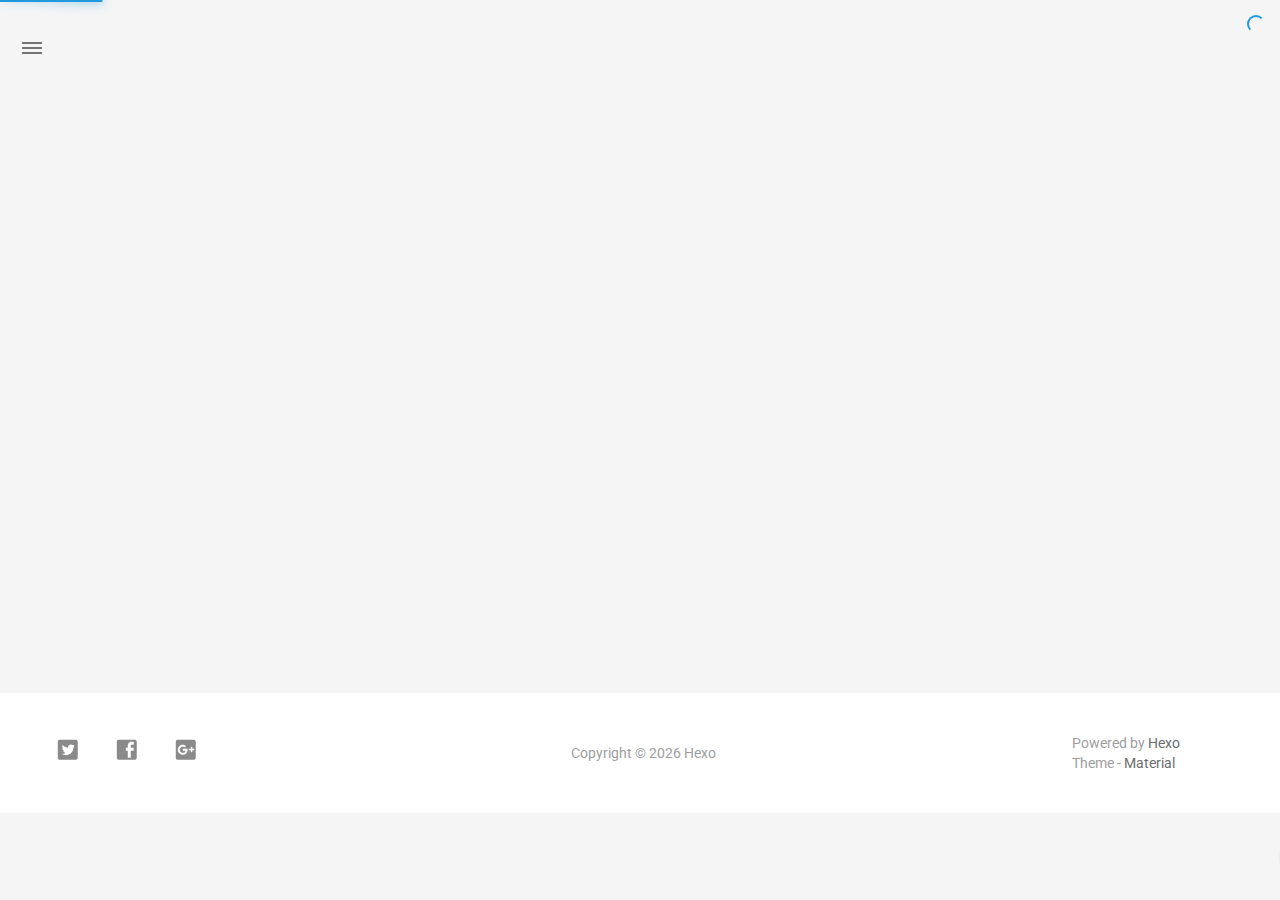
<file: archives/2017/06/index.html>
<!DOCTYPE html>
<html style="display: none;" lang="zh">
    <head>
    <meta charset="utf-8">
    <!--
        © Material Theme
        https://github.com/viosey/hexo-theme-material
        Version: 1.4.0 -->
    <script>window.materialVersion = "1.4.0"</script>

    <!-- Title -->
    
    <title>
        
            归档: 2017/6 | 
        
        Hexo
    </title>

    <!-- dns prefetch -->
    <meta http-equiv="x-dns-prefetch-control" content="on">
    
    
    
    
    
    
    
    
    
    

    <!-- Meta & Info -->
    <meta http-equiv="X-UA-Compatible">
    <meta name="viewport" content="width=device-width, initial-scale=1, user-scalable=no">
    <meta name="theme-color" content="#0097A7">
    <meta name="author" content="John Doe">
    <meta name="description" itemprop="description" content="">
    <meta name="keywords" content="null">

    <!-- Site Verification -->
    
    

    <!-- Favicons -->
    <link rel="icon shortcut" type="image/ico" href="/img/favicon.png">
    <link rel="icon" sizes="192x192" href="/img/favicon.png">
    <link rel="apple-touch-icon" href="/img/favicon.png">

    <!--iOS -->
    <meta name="apple-mobile-web-app-title" content="Title">
    <meta name="apple-mobile-web-app-capable" content="yes">
    <meta name="apple-mobile-web-app-status-bar-style" content="black">
    <meta name="HandheldFriendly" content="True">
    <meta name="MobileOptimized" content="480">

    <!-- Add to homescreen for Chrome on Android -->
    <meta name="mobile-web-app-capable" content="yes">

    <!-- Add to homescreen for Safari on iOS -->
    <meta name="apple-mobile-web-app-capable" content="yes">
    <meta name="apple-mobile-web-app-status-bar-style" content="black">
    <meta name="apple-mobile-web-app-title" content="Hexo">

    <!-- The Open Graph protocol -->
    <meta property="og:url" content="http://yoursite.com">
    <meta property="og:type" content="blog">
    <meta property="og:title" content="归档: 2017/6 | Hexo">
    <meta property="og:image" content="/img/favicon.png" />
    <meta property="og:description" content="">
    

    

    <!-- The Twitter Card protocol -->
    <meta name="twitter:title" content="归档: 2017/6 | Hexo">
    <meta name="twitter:description" content="">
    <meta name="twitter:image" content="/img/favicon.png">
    <meta name="twitter:card" content="summary_large_image" />
    <meta name="twitter:url" content="http://yoursite.com" />

    <!-- Add canonical link for SEO -->
    
        <link rel="canonical" href="http://yoursite.com/archives/2017/06/index.html" />
    

    <!-- Structured-data for SEO -->
    
        



    

    <!--[if lte IE 9]>
        <link rel="stylesheet" href="/css/ie-blocker.css">

        
            <script src="/js/ie-blocker.zhCN.js"></script>
        
    <![endif]-->

    <!-- Import lsloader -->
    <script>(function(){window.lsloader={jsRunSequence:[],jsnamemap:{},cssnamemap:{}};lsloader.removeLS=function(key){try{localStorage.removeItem(key)}catch(e){}};lsloader.setLS=function(key,val){try{localStorage.setItem(key,val)}catch(e){}};lsloader.getLS=function(key){var val="";try{val=localStorage.getItem(key)}catch(e){val=""}return val};versionString="/*"+materialVersion+"*/";lsloader.clean=function(){try{var keys=[];for(var i=0;i<localStorage.length;i++){keys.push(localStorage.key(i))}keys.forEach(function(key){var data=lsloader.getLS(key);if(data&&data.indexOf(versionString)===-1){lsloader.removeLS(key)}})}catch(e){}};lsloader.clean();lsloader.load=function(jsname,jspath,cssonload){cssonload=cssonload||function(){};var code;code=this.getLS(jsname);if(code&&code.indexOf(versionString)===-1){this.removeLS(jsname);this.requestResource(jsname,jspath,cssonload);return}if(code){var versionNumber=code.split(versionString)[0];if(versionNumber!=jspath){console.log("reload:"+jspath);this.removeLS(jsname);this.requestResource(jsname,jspath,cssonload);return}code=code.split(versionString)[1];if(/\.js?.+$/.test(versionNumber)){this.jsRunSequence.push({name:jsname,code:code});this.runjs(jspath,jsname,code)}else{document.getElementById(jsname).appendChild(document.createTextNode(code));cssonload()}}else{this.requestResource(jsname,jspath,cssonload)}};lsloader.requestResource=function(name,path,cssonload){var that=this;if(/\.js?.+$/.test(path)){this.iojs(path,name,function(path,name,code){that.setLS(name,path+versionString+code);that.runjs(path,name,code)})}else if(/\.css?.+$/.test(path)){this.iocss(path,name,function(code){document.getElementById(name).appendChild(document.createTextNode(code));that.setLS(name,path+versionString+code)},cssonload)}};lsloader.iojs=function(path,jsname,callback){var that=this;that.jsRunSequence.push({name:jsname,code:""});try{var xhr=new XMLHttpRequest;xhr.open("get",path,true);xhr.onreadystatechange=function(){if(xhr.readyState==4){if(xhr.status>=200&&xhr.status<300||xhr.status==304){if(xhr.response!=""){callback(path,jsname,xhr.response);return}}that.jsfallback(path,jsname)}};xhr.send(null)}catch(e){that.jsfallback(path,jsname)}};lsloader.iocss=function(path,jsname,callback,cssonload){var that=this;try{var xhr=new XMLHttpRequest;xhr.open("get",path,true);xhr.onreadystatechange=function(){if(xhr.readyState==4){if(xhr.status>=200&&xhr.status<300||xhr.status==304){if(xhr.response!=""){callback(xhr.response);cssonload();return}}that.cssfallback(path,jsname,cssonload)}};xhr.send(null)}catch(e){that.cssfallback(path,jsname,cssonload)}};lsloader.iofonts=function(path,jsname,callback,cssonload){var that=this;try{var xhr=new XMLHttpRequest;xhr.open("get",path,true);xhr.onreadystatechange=function(){if(xhr.readyState==4){if(xhr.status>=200&&xhr.status<300||xhr.status==304){if(xhr.response!=""){callback(xhr.response);cssonload();return}}that.cssfallback(path,jsname,cssonload)}};xhr.send(null)}catch(e){that.cssfallback(path,jsname,cssonload)}};lsloader.runjs=function(path,name,code){if(!!name&&!!code){for(var k in this.jsRunSequence){if(this.jsRunSequence[k].name==name){this.jsRunSequence[k].code=code}}}if(!!this.jsRunSequence[0]&&!!this.jsRunSequence[0].code&&this.jsRunSequence[0].status!="failed"){var script=document.createElement("script");script.appendChild(document.createTextNode(this.jsRunSequence[0].code));script.type="text/javascript";document.getElementsByTagName("head")[0].appendChild(script);this.jsRunSequence.shift();if(this.jsRunSequence.length>0){this.runjs()}}else if(!!this.jsRunSequence[0]&&this.jsRunSequence[0].status=="failed"){var that=this;var script=document.createElement("script");script.src=this.jsRunSequence[0].path;script.type="text/javascript";this.jsRunSequence[0].status="loading";script.onload=function(){that.jsRunSequence.shift();if(that.jsRunSequence.length>0){that.runjs()}};document.body.appendChild(script)}};lsloader.tagLoad=function(path,name){this.jsRunSequence.push({name:name,code:"",path:path,status:"failed"});this.runjs()};lsloader.jsfallback=function(path,name){if(!!this.jsnamemap[name]){return}else{this.jsnamemap[name]=name}for(var k in this.jsRunSequence){if(this.jsRunSequence[k].name==name){this.jsRunSequence[k].code="";this.jsRunSequence[k].status="failed";this.jsRunSequence[k].path=path}}this.runjs()};lsloader.cssfallback=function(path,name,cssonload){if(!!this.cssnamemap[name]){return}else{this.cssnamemap[name]=1}var link=document.createElement("link");link.type="text/css";link.href=path;link.rel="stylesheet";link.onload=link.onerror=cssonload;var root=document.getElementsByTagName("script")[0];root.parentNode.insertBefore(link,root)};lsloader.runInlineScript=function(scriptId,codeId){var code=document.getElementById(codeId).innerText;this.jsRunSequence.push({name:scriptId,code:code});this.runjs()};lsloader.loadCombo=function(jslist){var updateList="";var requestingModules={};for(var k in jslist){var LS=this.getLS(jslist[k].name);if(!!LS){var version=LS.split(versionString)[0];var code=LS.split(versionString)[1]}else{var version=""}if(version==jslist[k].path){this.jsRunSequence.push({name:jslist[k].name,code:code,path:jslist[k].path})}else{this.jsRunSequence.push({name:jslist[k].name,code:null,path:jslist[k].path,status:"comboloading"});requestingModules[jslist[k].name]=true;updateList+=(updateList==""?"":";")+jslist[k].path}}var that=this;if(!!updateList){var xhr=new XMLHttpRequest;xhr.open("get",combo+updateList,true);xhr.onreadystatechange=function(){if(xhr.readyState==4){if(xhr.status>=200&&xhr.status<300||xhr.status==304){if(xhr.response!=""){that.runCombo(xhr.response,requestingModules);return}}else{for(var i in that.jsRunSequence){if(requestingModules[that.jsRunSequence[i].name]){that.jsRunSequence[i].status="failed"}}that.runjs()}}};xhr.send(null)}this.runjs()};lsloader.runCombo=function(comboCode,requestingModules){comboCode=comboCode.split("/*combojs*/");comboCode.shift();for(var k in this.jsRunSequence){if(!!requestingModules[this.jsRunSequence[k].name]&&!!comboCode[0]){this.jsRunSequence[k].status="comboJS";this.jsRunSequence[k].code=comboCode[0];this.setLS(this.jsRunSequence[k].name,this.jsRunSequence[k].path+versionString+comboCode[0]);comboCode.shift()}}this.runjs()}})();</script>

    <!-- Import CSS & jQuery -->
    
        <style id="css/material.min.css"></style><script>if(typeof window.lsLoadCSSMaxNums === "undefined")window.lsLoadCSSMaxNums = 0;window.lsLoadCSSMaxNums++;lsloader.load("css/material.min.css","/css/material.min.css?fJTiM/K1J3dWIruo3pxtAw==",function(){if(typeof window.lsLoadCSSNums === "undefined")window.lsLoadCSSNums = 0;window.lsLoadCSSNums++;if(window.lsLoadCSSNums == window.lsLoadCSSMaxNums)document.documentElement.style.display="";})</script>
        <style id="css/style.min.css"></style><script>if(typeof window.lsLoadCSSMaxNums === "undefined")window.lsLoadCSSMaxNums = 0;window.lsLoadCSSMaxNums++;lsloader.load("css/style.min.css","/css/style.min.css?oCSEO3ST+aEypEwttTDI9g==",function(){if(typeof window.lsLoadCSSNums === "undefined")window.lsLoadCSSNums = 0;window.lsLoadCSSNums++;if(window.lsLoadCSSNums == window.lsLoadCSSMaxNums)document.documentElement.style.display="";})</script>
        
        
            <style>
    
    .footer-sns-facebook {
        background-image: url([data-uri]);
    }
    
    
    .footer-sns-twitter {
        background-image: url([data-uri]);
    }
    
    
    .footer-sns-gplus {
        background-image: url([data-uri]);
    }
    
    
    
    
    
    
    
    
    
</style>

        
        <!-- Config CSS -->

<!-- Other Styles -->
<style>
  body, html {
    font-family: Roboto, "Helvetica Neue", Helvetica, "PingFang SC", "Hiragino Sans GB", "Microsoft YaHei", "微软雅黑", Arial, sans-serif;
  }

  a {
    color: #00838F;
  }

  .mdl-card__media,
  #search-label,
  #search-form-label:after,
  #scheme-Paradox .hot_tags-count,
  #scheme-Paradox .sidebar_archives-count,
  #scheme-Paradox .sidebar-colored .sidebar-header,
  #scheme-Paradox .sidebar-colored .sidebar-badge{
    background-color: #0097A7 !important;
  }

  /* Sidebar User Drop Down Menu Text Color */
  #scheme-Paradox .sidebar-colored .sidebar-nav>.dropdown>.dropdown-menu>li>a:hover,
  #scheme-Paradox .sidebar-colored .sidebar-nav>.dropdown>.dropdown-menu>li>a:focus {
    color: #0097A7 !important;
  }

  #post_entry-right-info,
  .sidebar-colored .sidebar-nav li:hover > a,
  .sidebar-colored .sidebar-nav li:hover > a i,
  .sidebar-colored .sidebar-nav li > a:hover,
  .sidebar-colored .sidebar-nav li > a:hover i,
  .sidebar-colored .sidebar-nav li > a:focus i,
  .sidebar-colored .sidebar-nav > .open > a,
  .sidebar-colored .sidebar-nav > .open > a:hover,
  .sidebar-colored .sidebar-nav > .open > a:focus,
  #ds-reset #ds-ctx .ds-ctx-entry .ds-ctx-head a {
    color: #0097A7 !important;
  }

  .toTop {
    background: #757575 !important;
  }

  .material-layout .material-post>.material-nav,
  .material-layout .material-index>.material-nav,
  .material-nav a {
    color: #757575;
  }

  #scheme-Paradox .MD-burger-layer {
    background-color: #757575;
  }

  #scheme-Paradox #post-toc-trigger-btn {
    color: #757575;
  }

  .post-toc a:hover {
    color: #00838F;
    text-decoration: underline;
  }

</style>


<!-- Theme Background Related-->

    <style>
      body{
        background-color: #F5F5F5;
      }

      /* blog_info bottom background */
      #scheme-Paradox .material-layout .something-else .mdl-card__supporting-text{
        background-color: #fff;
      }
    </style>




<!-- Fade Effect -->

    <style>
      .fade {
        transition: all 800ms linear;
        -webkit-transform: translate3d(0,0,0);
        -moz-transform: translate3d(0,0,0);
        -ms-transform: translate3d(0,0,0);
        -o-transform: translate3d(0,0,0);
        transform: translate3d(0,0,0);
        opacity: 1;
      }

      .fade.out{
        opacity: 0;
      }
    </style>


<!-- Import Font -->

    <link href="https://fonts.googleapis.com/css?family=Roboto:300,400,500" rel="stylesheet">
    <link href="https://fonts.googleapis.com/icon?family=Material+Icons"rel="stylesheet">


        <script>lsloader.load("js/jquery.min.js","/js/jquery.min.js?qcusAULNeBksqffqUM2+Ig==")</script>
    
    
    <script>function Queue(){this.dataStore=[];this.offer=b;this.poll=d;this.execNext=a;this.debug=false;this.startDebug=c;function b(e){if(this.debug){console.log("Offered a Queued Function.")}if(typeof e==="function"){this.dataStore.push(e)}else{console.log("You must offer a function.")}}function d(){if(this.debug){console.log("Polled a Queued Function.")}return this.dataStore.shift()}function a(){var e=this.poll();if(e!==undefined){if(this.debug){console.log("Run a Queued Function.")}e()}}function c(){this.debug=true}}var queue=new Queue();</script>

    <!-- Analytics -->
    

    <!-- Custom Head -->
    
</head>


    
        <body id="scheme-Paradox" class="lazy">
            <div class="material-layout  mdl-js-layout has-drawer is-upgraded">
                

                <!-- Main Container -->
                <main class="material-layout__content" id="main">

                    <!-- Top Anchor -->
                    <div id="top"></div>

                    
                        <!-- Hamburger Button -->
                        <button class="MD-burger-icon sidebar-toggle">
                            <span class="MD-burger-layer"></span>
                        </button>
                    

                    <!-- Index Module -->
<div class="material-index mdl-grid">
    
    <div class="locate-thumbnail-symbol"></div>

    <!-- Pin on top -->
    

    <!-- Normal Post -->
    
        
            
                <!-- Paradox Thumbnail -->
                <div class="post_entry-module mdl-card mdl-shadow--2dp mdl-cell mdl-cell--12-col fade out">
    <!-- Post Thumbnail -->
    
        
            <!-- Random Thumbnail -->
            <div class="post_thumbnail-random mdl-card__media mdl-color-text--grey-50">
        
    

        <!-- Post Title -->
        <p class="article-headline-p"><a href="/2017/06/07/hello-world/">Hello World</a></p>
    </div>

    <!-- Post Excerpt -->
    <div class="mdl-color-text--grey-600 mdl-card__supporting-text post_entry-content">
        
            Welcome to Hexo
        
        &nbsp;&nbsp;&nbsp;
        <span>
            <a href="/2017/06/07/hello-world/" target="_self">阅读全文</a>
        </span>
    </div>
    <!-- Post_entry Info-->
    <div id="post_entry-info">
        <div id="post_entry-left-info" class="mdl-card__supporting-text meta mdl-color-text--grey-600 ">
            <!-- Author Avatar -->
            <div id="author-avatar">
                <img src="/img/avatar.png" width="44px" height="44px" alt="John Doe's avatar">
            </div>
            <div>
                <strong>John Doe</strong>
                <span>6月 07, 2017</span>
            </div>
        </div>
        <div id="post_entry-right-info">
            <!-- Category -->
            <span class="post_entry-category">
                
            </span>

            

            

            <!-- Post Views -->
            <span class="post_entry-views">
            </span>
        </div>
    </div>
</div>

            
            
        
    

    

    
        <script type="text/ls-javascript" id="thumbnail-script">
    var randomNum;

    var locatePost = $('.locate-thumbnail-symbol').next();
    for(var i = 0; i < 10; i++) {
        randomNum = Math.floor(Math.random() * 19 + 1);

        locatePost.children('.post_thumbnail-random').attr('id', 'random_thumbnail-'+randomNum);
        locatePost.children('.post_thumbnail-random').attr('data-original', '/img/random/material-' + randomNum + '.png');
    $('.post_thumbnail-random').addClass('lazy');

        locatePost = locatePost.next();
    }
</script>

    
</div>


                    
                        <!-- Overlay For Active Sidebar -->
<div class="sidebar-overlay"></div>

<!-- Material sidebar -->
<aside id="sidebar" class="sidebar sidebar-colored sidebar-fixed-left" role="navigation">
    <div id="sidebar-main">
        <!-- Sidebar Header -->
        <div class="sidebar-header header-cover" style="background-image: url(/img/sidebar_header.png);">
    <!-- Top bar -->
    <div class="top-bar"></div>

    <!-- Sidebar toggle button -->
    <button type="button" class="sidebar-toggle mdl-button mdl-js-button mdl-js-ripple-effect mdl-button--icon" style="display: initial;" data-upgraded=",MaterialButton,MaterialRipple">
        <i class="material-icons">clear_all</i>
        <span class="mdl-button__ripple-container">
            <span class="mdl-ripple">
            </span>
        </span>
    </button>

    <!-- Sidebar Avatar -->
    <div class="sidebar-image">
        <img src="/img/avatar.png" alt="John Doe's avatar">
    </div>

    <!-- Sidebar Email -->
    <a data-toggle="dropdown" class="sidebar-brand" href="#settings-dropdown">
        youremail@email.com
        <b class="caret"></b>
    </a>
</div>


        <!-- Sidebar Navigation  -->
        <ul class="nav sidebar-nav">
    <!-- User dropdown  -->
    <li class="dropdown">
        <ul id="settings-dropdown" class="dropdown-menu">
            
                <li>
                    <a href="#" target="_blank" title="Email Me">
                        
                            <i class="material-icons sidebar-material-icons sidebar-indent-left1pc-element">email</i>
                        
                        Email Me
                    </a>
                </li>
            
        </ul>
    </li>

    <!-- Homepage -->
    
        <li id="sidebar-first-li">
            <a href="/">
                
                    <i class="material-icons sidebar-material-icons">home</i>
                
                主页
            </a>
        </li>
        
    

    <!-- Archives  -->
    
        <li class="dropdown">
            <a href="#" class="ripple-effect dropdown-toggle" data-toggle="dropdown">
                
                    <i class="material-icons sidebar-material-icons">inbox</i>
                
                    归档
                <b class="caret"></b>
            </a>
            <ul class="dropdown-menu">
            <li>
                <a class="sidebar_archives-link" href="/archives/2017/06/">六月 2017<span class="sidebar_archives-count">1</span></a>
            </ul>
        </li>
        
    

    <!-- Categories  -->
    

    <!-- Pages  -->
    

    <!-- Article Number  -->
    
</ul>


        <!-- Sidebar Footer -->
        <!--
I'm glad you use this theme, the development is no so easy, I hope you can keep the copyright, I will thank you so much.
If you still want to delete the copyrights, could you still retain the first one? Which namely "Theme Material"
It will not impact the appearance and can give developers a lot of support :)

很高兴您使用并喜欢该主题，开发不易 十分谢谢与希望您可以保留一下版权声明。
如果您仍然想删除的话 能否只保留第一项呢？即 "Theme Material"
它不会影响美观并可以给开发者很大的支持和动力。 :)
-->

<!-- Sidebar Divider -->

    <div class="sidebar-divider"></div>


<!-- Theme Material -->

    <a href="https://github.com/viosey/hexo-theme-material"  class="sidebar-footer-text-a" target="_blank">
        <div class="sidebar-text mdl-button mdl-js-button mdl-js-ripple-effect sidebar-footer-text-div" data-upgraded=",MaterialButton,MaterialRipple">
            主题 - Material
            <span class="sidebar-badge badge-circle">i</span>
        </div>
    </a>


<!-- Help & Support -->
<!--

-->

<!-- Feedback -->
<!--

-->

<!-- About Theme -->
<!--

-->

    </div>

    <!-- Sidebar Image -->
    

</aside>

                    

                    
                        <!-- Footer Top Button -->
                        <div id="back-to-top" class="toTop-wrap">
    <a href="#top" class="toTop">
        <i class="material-icons footer_top-i">expand_less</i>
    </a>
</div>

                    

                    <!--Footer-->
<footer class="mdl-mini-footer" id="bottom">
    
        <!-- Paradox Footer Left Section -->
        <div class="mdl-mini-footer--left-section sns-list">
    <!-- Twitter -->
    
        <a href="https://twitter.com/twitter" target="_blank">
            <button class="mdl-mini-footer--social-btn social-btn footer-sns-twitter">
                <span class="visuallyhidden">Twitter</span>
            </button><!--
     --></a>
    

    <!-- Facebook -->
    
        <a href="https://www.facebook.com/facebook" target="_blank">
            <button class="mdl-mini-footer--social-btn social-btn footer-sns-facebook">
                <span class="visuallyhidden">Facebook</span>
            </button><!--
     --></a>
    

    <!-- Google + -->
    
        <a href="https://www.google.com/" target="_blank">
            <button class="mdl-mini-footer--social-btn social-btn footer-sns-gplus">
                <span class="visuallyhidden">Google Plus</span>
            </button><!--
     --></a>
    

    <!-- Weibo -->
    

    <!-- Instagram -->
    

    <!-- Tumblr -->
    

    <!-- Github -->
    

    <!-- LinkedIn -->
    

    <!-- Zhihu -->
    

    <!-- Bilibili -->
    

    <!-- Telegram -->
    
</div>


        <!--Copyright-->
        <div id="copyright">
            Copyright&nbsp;©<script type="text/javascript">var fd = new Date();document.write("&nbsp;" + fd.getFullYear() + "&nbsp;");</script>Hexo
        </div>

        <!-- Paradox Footer Right Section -->

        <!--
        I am glad you use this theme, the development is no so easy, I hope you can keep the copyright.
        It will not impact the appearance and can give developers a lot of support :)

        很高兴您使用该主题，开发不易，希望您可以保留一下版权声明。
        它不会影响美观并可以给开发者很大的支持。 :)
        -->

        <div class="mdl-mini-footer--right-section">
            <div>
                <div class="footer-develop-div">Powered by <a href="https://hexo.io" target="_blank" class="footer-develop-a">Hexo</a></div>
                <div class="footer-develop-div">Theme - <a href="https://github.com/viosey/hexo-theme-material" target="_blank" class="footer-develop-a">Material</a></div>
            </div>
        </div>
    
</footer>


                    <!-- Import File -->


    <script>lsloader.load("js/lazyload.min.js","/js/lazyload.min.js?1BcfzuNXqV+ntF6gq+5X3Q==")</script>
    <script>lsloader.load("js/js.min.js","/js/js.min.js?oAl/+lvaqTFV31JXTmbrNA==")</script>



    <script>lsloader.load("js/nprogress.js","/js/nprogress.js?pl3Qhb9lvqR1FlyLUna1Yw==")</script>


<script type="text/ls-javascript" id="NProgress-script">
    NProgress.configure({
        showSpinner: true
    });
    NProgress.start();
    $('#nprogress .bar').css({
        'background': '#29d'
    });
    $('#nprogress .peg').css({
        'box-shadow': '0 0 10px #29d, 0 0 15px #29d'
    });
    $('#nprogress .spinner-icon').css({
        'border-top-color': '#29d',
        'border-left-color': '#29d'
    });
    setTimeout(function() {
        NProgress.done();
        $('.fade').removeClass('out');
    }, 800);
</script>













<!-- UC Browser Compatible -->
<script>
	var agent = navigator.userAgent.toLowerCase();
	if(agent.indexOf('ucbrowser')>0) {
		document.write('<link rel="stylesheet" href="/css/uc.css">');
	   alert('由于 UC 浏览器使用极旧的内核，而本网站使用了一些新的特性。\n为了您能更好的浏览，推荐使用 Chrome 或 Firefox 浏览器。');
	}
</script>

<!-- Window Load-->
<script type="text/ls-javascript" id="window-load">
    $(window).on('load', function() {
        // Post_Toc parent position fixed
        $('.post-toc-wrap').parent('.mdl-menu__container').css('position', 'fixed');
    });
</script>

<!-- MathJax Load-->

<script type="text/ls-javascript" id="lazy-load">
    // Offer LazyLoad
    queue.offer(function(){
        $('.lazy').lazyload({
            effect : 'show'
        });
    });

    // Start Queue
    $(document).ready(function(){
        setInterval(function(){
            queue.execNext();
        },200);
    });
</script>

<!-- Bing Background -->


<script>
    (function(){
        var scriptList = document.querySelectorAll('script[type="text/ls-javascript"]')

        for (var i = 0; i < scriptList.length; ++i) {
            var item = scriptList[i];
            lsloader.runInlineScript(item.id,item.id);
        }
    })()
console.log('\n %c © Material Theme | Version: 1.4.0 | https://github.com/viosey/hexo-theme-material %c \n', 'color:#455a64;background:#e0e0e0;padding:5px 0;border-top-left-radius:5px;border-bottom-left-radius:5px;', 'color:#455a64;background:#e0e0e0;padding:5px 0;border-top-right-radius:5px;border-bottom-right-radius:5px;');
</script>

                </main>
            </div>
        </body>
    
</html>
</file>
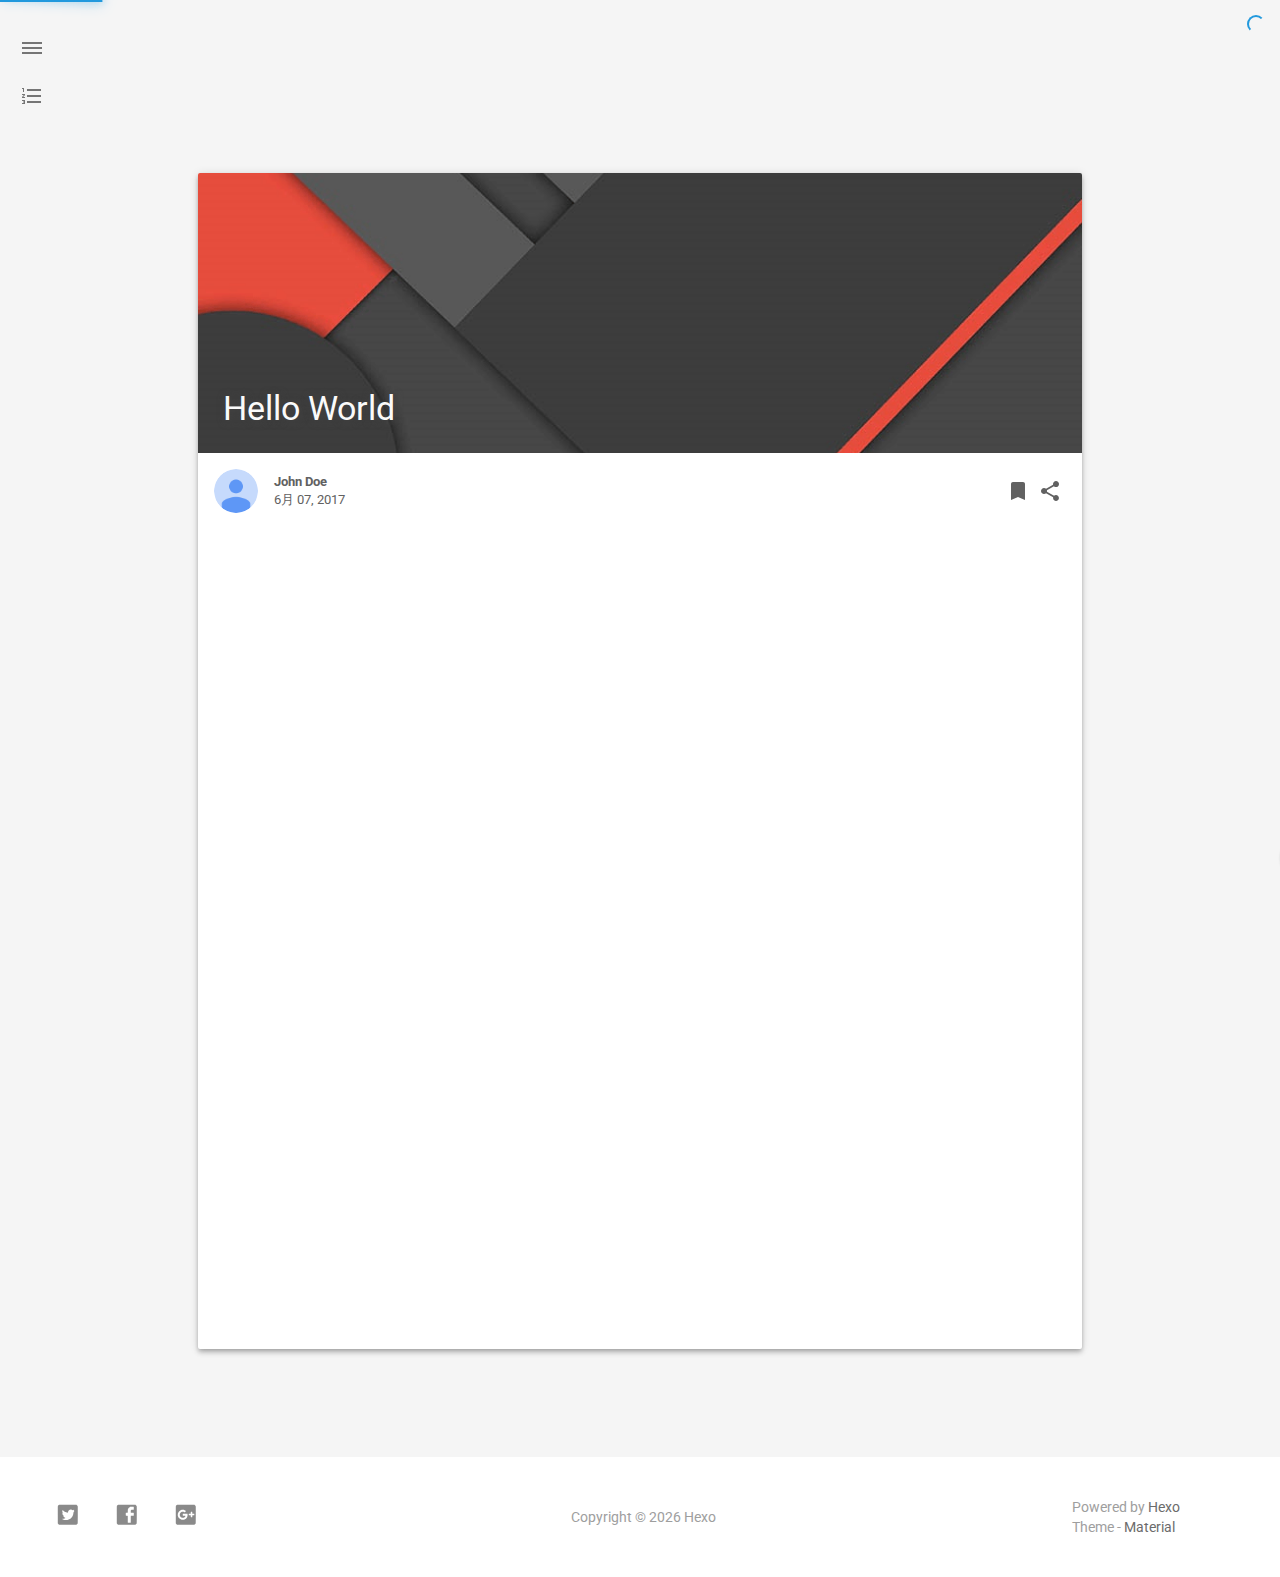
<file: 2017/06/07/hello-world/index.html>
<!DOCTYPE html>
<html style="display: none;" lang="zh">
    <head>
    <meta charset="utf-8">
    <!--
        © Material Theme
        https://github.com/viosey/hexo-theme-material
        Version: 1.4.0 -->
    <script>window.materialVersion = "1.4.0"</script>

    <!-- Title -->
    
    <title>
        
            Hello World | 
        
        Hexo
    </title>

    <!-- dns prefetch -->
    <meta http-equiv="x-dns-prefetch-control" content="on">
    
    
    
    
    
    
    
    
    
    

    <!-- Meta & Info -->
    <meta http-equiv="X-UA-Compatible">
    <meta name="viewport" content="width=device-width, initial-scale=1, user-scalable=no">
    <meta name="theme-color" content="#0097A7">
    <meta name="author" content="John Doe">
    <meta name="description" itemprop="description" content="">
    <meta name="keywords" content="null">

    <!-- Site Verification -->
    
    

    <!-- Favicons -->
    <link rel="icon shortcut" type="image/ico" href="/img/favicon.png">
    <link rel="icon" sizes="192x192" href="/img/favicon.png">
    <link rel="apple-touch-icon" href="/img/favicon.png">

    <!--iOS -->
    <meta name="apple-mobile-web-app-title" content="Title">
    <meta name="apple-mobile-web-app-capable" content="yes">
    <meta name="apple-mobile-web-app-status-bar-style" content="black">
    <meta name="HandheldFriendly" content="True">
    <meta name="MobileOptimized" content="480">

    <!-- Add to homescreen for Chrome on Android -->
    <meta name="mobile-web-app-capable" content="yes">

    <!-- Add to homescreen for Safari on iOS -->
    <meta name="apple-mobile-web-app-capable" content="yes">
    <meta name="apple-mobile-web-app-status-bar-style" content="black">
    <meta name="apple-mobile-web-app-title" content="Hexo">

    <!-- The Open Graph protocol -->
    <meta property="og:url" content="http://yoursite.com">
    <meta property="og:type" content="blog">
    <meta property="og:title" content="Hello World | Hexo">
    <meta property="og:image" content="/img/favicon.png" />
    <meta property="og:description" content="">
    

    
        <meta property="article:published_time" content="6月 07, 2017" />
        <meta property="article:modified_time" content="6月 07, 2017" />
    

    <!-- The Twitter Card protocol -->
    <meta name="twitter:title" content="Hello World | Hexo">
    <meta name="twitter:description" content="">
    <meta name="twitter:image" content="/img/favicon.png">
    <meta name="twitter:card" content="summary_large_image" />
    <meta name="twitter:url" content="http://yoursite.com" />

    <!-- Add canonical link for SEO -->
    
        <link rel="canonical" href="http://yoursite.com/2017/06/07/hello-world/index.html" />
    

    <!-- Structured-data for SEO -->
    
        


<script type="application/ld+json">
{
    "@context": "https://schema.org",
    "@type": "Article",
    "publisher": {
        "@type": "Organization",
        "name": "Hexo",
        "logo": "/img/favicon.png"
    },
    "author": {
        "@type": "Person",
        "name": "John Doe",
        "image": {
            "@type": "ImageObject",
            "url": "/img/favicon.png"
        },
        "description": "Hi, nice to meet you"
    },
    "headline": "Hello World",
    "url": "http://yoursite.com/2017/06/07/hello-world/index.html",
    "datePublished": "6月 07, 2017",
    "dateModified": "6月 07, 2017",
    "description": "",
    "mainEntityOfPage": {
        "@type": "WebPage",
        "@id": "http://yoursite.com"
    }
}
</script>


    

    <!--[if lte IE 9]>
        <link rel="stylesheet" href="/css/ie-blocker.css">

        
            <script src="/js/ie-blocker.zhCN.js"></script>
        
    <![endif]-->

    <!-- Import lsloader -->
    <script>(function(){window.lsloader={jsRunSequence:[],jsnamemap:{},cssnamemap:{}};lsloader.removeLS=function(key){try{localStorage.removeItem(key)}catch(e){}};lsloader.setLS=function(key,val){try{localStorage.setItem(key,val)}catch(e){}};lsloader.getLS=function(key){var val="";try{val=localStorage.getItem(key)}catch(e){val=""}return val};versionString="/*"+materialVersion+"*/";lsloader.clean=function(){try{var keys=[];for(var i=0;i<localStorage.length;i++){keys.push(localStorage.key(i))}keys.forEach(function(key){var data=lsloader.getLS(key);if(data&&data.indexOf(versionString)===-1){lsloader.removeLS(key)}})}catch(e){}};lsloader.clean();lsloader.load=function(jsname,jspath,cssonload){cssonload=cssonload||function(){};var code;code=this.getLS(jsname);if(code&&code.indexOf(versionString)===-1){this.removeLS(jsname);this.requestResource(jsname,jspath,cssonload);return}if(code){var versionNumber=code.split(versionString)[0];if(versionNumber!=jspath){console.log("reload:"+jspath);this.removeLS(jsname);this.requestResource(jsname,jspath,cssonload);return}code=code.split(versionString)[1];if(/\.js?.+$/.test(versionNumber)){this.jsRunSequence.push({name:jsname,code:code});this.runjs(jspath,jsname,code)}else{document.getElementById(jsname).appendChild(document.createTextNode(code));cssonload()}}else{this.requestResource(jsname,jspath,cssonload)}};lsloader.requestResource=function(name,path,cssonload){var that=this;if(/\.js?.+$/.test(path)){this.iojs(path,name,function(path,name,code){that.setLS(name,path+versionString+code);that.runjs(path,name,code)})}else if(/\.css?.+$/.test(path)){this.iocss(path,name,function(code){document.getElementById(name).appendChild(document.createTextNode(code));that.setLS(name,path+versionString+code)},cssonload)}};lsloader.iojs=function(path,jsname,callback){var that=this;that.jsRunSequence.push({name:jsname,code:""});try{var xhr=new XMLHttpRequest;xhr.open("get",path,true);xhr.onreadystatechange=function(){if(xhr.readyState==4){if(xhr.status>=200&&xhr.status<300||xhr.status==304){if(xhr.response!=""){callback(path,jsname,xhr.response);return}}that.jsfallback(path,jsname)}};xhr.send(null)}catch(e){that.jsfallback(path,jsname)}};lsloader.iocss=function(path,jsname,callback,cssonload){var that=this;try{var xhr=new XMLHttpRequest;xhr.open("get",path,true);xhr.onreadystatechange=function(){if(xhr.readyState==4){if(xhr.status>=200&&xhr.status<300||xhr.status==304){if(xhr.response!=""){callback(xhr.response);cssonload();return}}that.cssfallback(path,jsname,cssonload)}};xhr.send(null)}catch(e){that.cssfallback(path,jsname,cssonload)}};lsloader.iofonts=function(path,jsname,callback,cssonload){var that=this;try{var xhr=new XMLHttpRequest;xhr.open("get",path,true);xhr.onreadystatechange=function(){if(xhr.readyState==4){if(xhr.status>=200&&xhr.status<300||xhr.status==304){if(xhr.response!=""){callback(xhr.response);cssonload();return}}that.cssfallback(path,jsname,cssonload)}};xhr.send(null)}catch(e){that.cssfallback(path,jsname,cssonload)}};lsloader.runjs=function(path,name,code){if(!!name&&!!code){for(var k in this.jsRunSequence){if(this.jsRunSequence[k].name==name){this.jsRunSequence[k].code=code}}}if(!!this.jsRunSequence[0]&&!!this.jsRunSequence[0].code&&this.jsRunSequence[0].status!="failed"){var script=document.createElement("script");script.appendChild(document.createTextNode(this.jsRunSequence[0].code));script.type="text/javascript";document.getElementsByTagName("head")[0].appendChild(script);this.jsRunSequence.shift();if(this.jsRunSequence.length>0){this.runjs()}}else if(!!this.jsRunSequence[0]&&this.jsRunSequence[0].status=="failed"){var that=this;var script=document.createElement("script");script.src=this.jsRunSequence[0].path;script.type="text/javascript";this.jsRunSequence[0].status="loading";script.onload=function(){that.jsRunSequence.shift();if(that.jsRunSequence.length>0){that.runjs()}};document.body.appendChild(script)}};lsloader.tagLoad=function(path,name){this.jsRunSequence.push({name:name,code:"",path:path,status:"failed"});this.runjs()};lsloader.jsfallback=function(path,name){if(!!this.jsnamemap[name]){return}else{this.jsnamemap[name]=name}for(var k in this.jsRunSequence){if(this.jsRunSequence[k].name==name){this.jsRunSequence[k].code="";this.jsRunSequence[k].status="failed";this.jsRunSequence[k].path=path}}this.runjs()};lsloader.cssfallback=function(path,name,cssonload){if(!!this.cssnamemap[name]){return}else{this.cssnamemap[name]=1}var link=document.createElement("link");link.type="text/css";link.href=path;link.rel="stylesheet";link.onload=link.onerror=cssonload;var root=document.getElementsByTagName("script")[0];root.parentNode.insertBefore(link,root)};lsloader.runInlineScript=function(scriptId,codeId){var code=document.getElementById(codeId).innerText;this.jsRunSequence.push({name:scriptId,code:code});this.runjs()};lsloader.loadCombo=function(jslist){var updateList="";var requestingModules={};for(var k in jslist){var LS=this.getLS(jslist[k].name);if(!!LS){var version=LS.split(versionString)[0];var code=LS.split(versionString)[1]}else{var version=""}if(version==jslist[k].path){this.jsRunSequence.push({name:jslist[k].name,code:code,path:jslist[k].path})}else{this.jsRunSequence.push({name:jslist[k].name,code:null,path:jslist[k].path,status:"comboloading"});requestingModules[jslist[k].name]=true;updateList+=(updateList==""?"":";")+jslist[k].path}}var that=this;if(!!updateList){var xhr=new XMLHttpRequest;xhr.open("get",combo+updateList,true);xhr.onreadystatechange=function(){if(xhr.readyState==4){if(xhr.status>=200&&xhr.status<300||xhr.status==304){if(xhr.response!=""){that.runCombo(xhr.response,requestingModules);return}}else{for(var i in that.jsRunSequence){if(requestingModules[that.jsRunSequence[i].name]){that.jsRunSequence[i].status="failed"}}that.runjs()}}};xhr.send(null)}this.runjs()};lsloader.runCombo=function(comboCode,requestingModules){comboCode=comboCode.split("/*combojs*/");comboCode.shift();for(var k in this.jsRunSequence){if(!!requestingModules[this.jsRunSequence[k].name]&&!!comboCode[0]){this.jsRunSequence[k].status="comboJS";this.jsRunSequence[k].code=comboCode[0];this.setLS(this.jsRunSequence[k].name,this.jsRunSequence[k].path+versionString+comboCode[0]);comboCode.shift()}}this.runjs()}})();</script>

    <!-- Import CSS & jQuery -->
    
        <style id="css/material.min.css"></style><script>if(typeof window.lsLoadCSSMaxNums === "undefined")window.lsLoadCSSMaxNums = 0;window.lsLoadCSSMaxNums++;lsloader.load("css/material.min.css","/css/material.min.css?fJTiM/K1J3dWIruo3pxtAw==",function(){if(typeof window.lsLoadCSSNums === "undefined")window.lsLoadCSSNums = 0;window.lsLoadCSSNums++;if(window.lsLoadCSSNums == window.lsLoadCSSMaxNums)document.documentElement.style.display="";})</script>
        <style id="css/style.min.css"></style><script>if(typeof window.lsLoadCSSMaxNums === "undefined")window.lsLoadCSSMaxNums = 0;window.lsLoadCSSMaxNums++;lsloader.load("css/style.min.css","/css/style.min.css?oCSEO3ST+aEypEwttTDI9g==",function(){if(typeof window.lsLoadCSSNums === "undefined")window.lsLoadCSSNums = 0;window.lsLoadCSSNums++;if(window.lsLoadCSSNums == window.lsLoadCSSMaxNums)document.documentElement.style.display="";})</script>
        
        
            <style>
    
    .footer-sns-facebook {
        background-image: url([data-uri]);
    }
    
    
    .footer-sns-twitter {
        background-image: url([data-uri]);
    }
    
    
    .footer-sns-gplus {
        background-image: url([data-uri]);
    }
    
    
    
    
    
    
    
    
    
</style>

        
        <!-- Config CSS -->

<!-- Other Styles -->
<style>
  body, html {
    font-family: Roboto, "Helvetica Neue", Helvetica, "PingFang SC", "Hiragino Sans GB", "Microsoft YaHei", "微软雅黑", Arial, sans-serif;
  }

  a {
    color: #00838F;
  }

  .mdl-card__media,
  #search-label,
  #search-form-label:after,
  #scheme-Paradox .hot_tags-count,
  #scheme-Paradox .sidebar_archives-count,
  #scheme-Paradox .sidebar-colored .sidebar-header,
  #scheme-Paradox .sidebar-colored .sidebar-badge{
    background-color: #0097A7 !important;
  }

  /* Sidebar User Drop Down Menu Text Color */
  #scheme-Paradox .sidebar-colored .sidebar-nav>.dropdown>.dropdown-menu>li>a:hover,
  #scheme-Paradox .sidebar-colored .sidebar-nav>.dropdown>.dropdown-menu>li>a:focus {
    color: #0097A7 !important;
  }

  #post_entry-right-info,
  .sidebar-colored .sidebar-nav li:hover > a,
  .sidebar-colored .sidebar-nav li:hover > a i,
  .sidebar-colored .sidebar-nav li > a:hover,
  .sidebar-colored .sidebar-nav li > a:hover i,
  .sidebar-colored .sidebar-nav li > a:focus i,
  .sidebar-colored .sidebar-nav > .open > a,
  .sidebar-colored .sidebar-nav > .open > a:hover,
  .sidebar-colored .sidebar-nav > .open > a:focus,
  #ds-reset #ds-ctx .ds-ctx-entry .ds-ctx-head a {
    color: #0097A7 !important;
  }

  .toTop {
    background: #757575 !important;
  }

  .material-layout .material-post>.material-nav,
  .material-layout .material-index>.material-nav,
  .material-nav a {
    color: #757575;
  }

  #scheme-Paradox .MD-burger-layer {
    background-color: #757575;
  }

  #scheme-Paradox #post-toc-trigger-btn {
    color: #757575;
  }

  .post-toc a:hover {
    color: #00838F;
    text-decoration: underline;
  }

</style>


<!-- Theme Background Related-->

    <style>
      body{
        background-color: #F5F5F5;
      }

      /* blog_info bottom background */
      #scheme-Paradox .material-layout .something-else .mdl-card__supporting-text{
        background-color: #fff;
      }
    </style>




<!-- Fade Effect -->

    <style>
      .fade {
        transition: all 800ms linear;
        -webkit-transform: translate3d(0,0,0);
        -moz-transform: translate3d(0,0,0);
        -ms-transform: translate3d(0,0,0);
        -o-transform: translate3d(0,0,0);
        transform: translate3d(0,0,0);
        opacity: 1;
      }

      .fade.out{
        opacity: 0;
      }
    </style>


<!-- Import Font -->

    <link href="https://fonts.googleapis.com/css?family=Roboto:300,400,500" rel="stylesheet">
    <link href="https://fonts.googleapis.com/icon?family=Material+Icons"rel="stylesheet">


        <script>lsloader.load("js/jquery.min.js","/js/jquery.min.js?qcusAULNeBksqffqUM2+Ig==")</script>
    
    
    <script>function Queue(){this.dataStore=[];this.offer=b;this.poll=d;this.execNext=a;this.debug=false;this.startDebug=c;function b(e){if(this.debug){console.log("Offered a Queued Function.")}if(typeof e==="function"){this.dataStore.push(e)}else{console.log("You must offer a function.")}}function d(){if(this.debug){console.log("Polled a Queued Function.")}return this.dataStore.shift()}function a(){var e=this.poll();if(e!==undefined){if(this.debug){console.log("Run a Queued Function.")}e()}}function c(){this.debug=true}}var queue=new Queue();</script>

    <!-- Analytics -->
    

    <!-- Custom Head -->
    
</head>


    
        <body id="scheme-Paradox" class="lazy">
            <div class="material-layout  mdl-js-layout has-drawer is-upgraded">
                

                <!-- Main Container -->
                <main class="material-layout__content" id="main">

                    <!-- Top Anchor -->
                    <div id="top"></div>

                    
                        <!-- Hamburger Button -->
                        <button class="MD-burger-icon sidebar-toggle">
                            <span class="MD-burger-layer"></span>
                        </button>
                    

                    <!-- Post TOC -->

    
    <!-- Back Button -->
    <!--
    <div class="material-back" id="backhome-div" tabindex="0">
        <a class="mdl-button mdl-js-button mdl-js-ripple-effect mdl-button--icon"
           href="#" onclick="window.history.back();return false;"
           target="_self"
           role="button"
           data-upgraded=",MaterialButton,MaterialRipple">
            <i class="material-icons" role="presentation">arrow_back</i>
            <span class="mdl-button__ripple-container">
                <span class="mdl-ripple"></span>
            </span>
        </a>
    </div>
    -->

    <!-- Left aligned menu below button -->
    <button id="post-toc-trigger-btn"
        class="mdl-button mdl-js-button mdl-button--icon">
        <i class="material-icons">format_list_numbered</i>
    </button>

    
    <ul class="post-toc-wrap mdl-menu mdl-menu--bottom-left mdl-js-menu mdl-js-ripple-effect" for="post-toc-trigger-btn" style="max-height:80vh; overflow-y:scroll;">
        <ol class="post-toc"><li class="post-toc-item post-toc-level-2"><a class="post-toc-link" href="#Quick-Start"><span class="post-toc-number">1.</span> <span class="post-toc-text">Quick Start</span></a><ol class="post-toc-child"><li class="post-toc-item post-toc-level-3"><a class="post-toc-link" href="#Create-a-new-post"><span class="post-toc-number">1.1.</span> <span class="post-toc-text">Create a new post</span></a></li><li class="post-toc-item post-toc-level-3"><a class="post-toc-link" href="#Run-server"><span class="post-toc-number">1.2.</span> <span class="post-toc-text">Run server</span></a></li><li class="post-toc-item post-toc-level-3"><a class="post-toc-link" href="#Generate-static-files"><span class="post-toc-number">1.3.</span> <span class="post-toc-text">Generate static files</span></a></li><li class="post-toc-item post-toc-level-3"><a class="post-toc-link" href="#Deploy-to-remote-sites"><span class="post-toc-number">1.4.</span> <span class="post-toc-text">Deploy to remote sites</span></a></li></ol></li></ol>
        <!--
        <li class="mdl-menu__item">
            Some Action
        </li>
        -->
    </ul>
    





<!-- Layouts -->

    <!-- Post Module -->
    <div class="material-post_container">

        <div class="material-post mdl-grid">
            <div class="mdl-card mdl-shadow--4dp mdl-cell mdl-cell--12-col">

                <!-- Post Header(Thumbnail & Title) -->
                
    <!-- Paradox Post Header -->
    
        
            <!-- Random Thumbnail -->
            <div class="post_thumbnail-random mdl-card__media mdl-color-text--grey-50">
            <script type="text/ls-javascript" id="post-thumbnail-script">
    var randomNum = Math.floor(Math.random() * 19 + 1);

    $('.post_thumbnail-random').attr('data-original', '/img/random/material-' + randomNum + '.png');
    $('.post_thumbnail-random').addClass('lazy');
</script>

        
    
            <p class="article-headline-p">
                Hello World
            </p>
        </div>





                
                    <!-- Paradox Post Info -->
                    <div class="mdl-color-text--grey-700 mdl-card__supporting-text meta">

    <!-- Author Avatar -->
    <div id="author-avatar">
        <img src="/img/avatar.png" width="44px" height="44px" alt="Author Avatar"/>
    </div>
    <!-- Author Name & Date -->
    <div>
        <strong>John Doe</strong>
        <span>6月 07, 2017</span>
    </div>

    <div class="section-spacer"></div>

    <!-- Favorite -->
    <!--
        <button id="article-functions-like-button" class="mdl-button mdl-js-button mdl-js-ripple-effect mdl-button--icon btn-like">
            <i class="material-icons" role="presentation">favorite</i>
            <span class="visuallyhidden">favorites</span>
        </button>
    -->

    <!-- Qrcode -->
    

    <!-- Tags (bookmark) -->
    
    <button id="article-functions-viewtags-button" class="mdl-button mdl-js-button mdl-js-ripple-effect mdl-button--icon">
        <i class="material-icons" role="presentation">bookmark</i>
        <span class="visuallyhidden">bookmark</span>
    </button>
    <ul class="mdl-menu mdl-menu--bottom-right mdl-js-menu mdl-js-ripple-effect" for="article-functions-viewtags-button">
        <li class="mdl-menu__item">
        
    </ul>
    

    <!-- Share -->
    <button id="article-fuctions-share-button" class="mdl-button mdl-js-button mdl-js-ripple-effect mdl-button--icon">
    <i class="material-icons" role="presentation">share</i>
    <span class="visuallyhidden">share</span>
</button>
<ul class="mdl-menu mdl-menu--bottom-right mdl-js-menu mdl-js-ripple-effect" for="article-fuctions-share-button">
    

    

    <!-- Share Weibo -->
    
        <a class="post_share-link" href="http://service.weibo.com/share/share.php?appkey=&title=Hello World&url=http://yoursite.com/2017/06/07/hello-world/index.html&pic=&searchPic=false&style=simple" target="_blank">
            <li class="mdl-menu__item">
                分享到微博
            </li>
        </a>
    

    <!-- Share Twitter -->
    
        <a class="post_share-link" href="https://twitter.com/intent/tweet?text=Hello World&url=http://yoursite.com/2017/06/07/hello-world/index.html&via=John Doe" target="_blank">
            <li class="mdl-menu__item">
                分享到 Twitter
            </li>
        </a>
    

    <!-- Share Facebook -->
    
        <a class="post_share-link" href="https://www.facebook.com/sharer/sharer.php?u=http://yoursite.com/2017/06/07/hello-world/index.html" target="_blank">
            <li class="mdl-menu__item">
                分享到 Facebook
            </li>
        </a>
    

    <!-- Share Google+ -->
    
        <a class="post_share-link" href="https://plus.google.com/share?url=http://yoursite.com/2017/06/07/hello-world/index.html" target="_blank">
            <li class="mdl-menu__item">
                分享到 Google+
            </li>
        </a>
    

    <!-- Share LinkedIn -->
    

    <!-- Share QQ -->
    

    <!-- Share Telegram -->
    
</ul>

</div>

                

                <!-- Post Content -->
                <div id="post-content" class="mdl-color-text--grey-700 mdl-card__supporting-text fade out">
    
        <p>Welcome to <a href="https://hexo.io/" target="_blank" rel="external">Hexo</a>! This is your very first post. Check <a href="https://hexo.io/docs/" target="_blank" rel="external">documentation</a> for more info. If you get any problems when using Hexo, you can find the answer in <a href="https://hexo.io/docs/troubleshooting.html" target="_blank" rel="external">troubleshooting</a> or you can ask me on <a href="https://github.com/hexojs/hexo/issues" target="_blank" rel="external">GitHub</a>.</p>
<h2 id="Quick-Start"><a href="#Quick-Start" class="headerlink" title="Quick Start"></a>Quick Start</h2><h3 id="Create-a-new-post"><a href="#Create-a-new-post" class="headerlink" title="Create a new post"></a>Create a new post</h3><figure class="highlight bash"><table><tr><td class="gutter"><pre><div class="line">1</div></pre></td><td class="code"><pre><div class="line">$ hexo new <span class="string">"My New Post"</span></div></pre></td></tr></table></figure>
<p>More info: <a href="https://hexo.io/docs/writing.html" target="_blank" rel="external">Writing</a></p>
<h3 id="Run-server"><a href="#Run-server" class="headerlink" title="Run server"></a>Run server</h3><figure class="highlight bash"><table><tr><td class="gutter"><pre><div class="line">1</div></pre></td><td class="code"><pre><div class="line">$ hexo server</div></pre></td></tr></table></figure>
<p>More info: <a href="https://hexo.io/docs/server.html" target="_blank" rel="external">Server</a></p>
<h3 id="Generate-static-files"><a href="#Generate-static-files" class="headerlink" title="Generate static files"></a>Generate static files</h3><figure class="highlight bash"><table><tr><td class="gutter"><pre><div class="line">1</div></pre></td><td class="code"><pre><div class="line">$ hexo generate</div></pre></td></tr></table></figure>
<p>More info: <a href="https://hexo.io/docs/generating.html" target="_blank" rel="external">Generating</a></p>
<h3 id="Deploy-to-remote-sites"><a href="#Deploy-to-remote-sites" class="headerlink" title="Deploy to remote sites"></a>Deploy to remote sites</h3><figure class="highlight bash"><table><tr><td class="gutter"><pre><div class="line">1</div></pre></td><td class="code"><pre><div class="line">$ hexo deploy</div></pre></td></tr></table></figure>
<p>More info: <a href="https://hexo.io/docs/deployment.html" target="_blank" rel="external">Deployment</a></p>

    

    
</div>


                

                <!-- Post Comments -->
                
                    
                
            </div>

            <!-- Post Prev & Next Nav -->
            <nav class="material-nav mdl-color-text--grey-50 mdl-cell mdl-cell--12-col">
    <!-- Prev Nav -->
    

    <!-- Section Spacer -->
    <div class="section-spacer"></div>

    <!-- Next Nav -->
    
</nav>

        </div>
    </div>



                    
                        <!-- Overlay For Active Sidebar -->
<div class="sidebar-overlay"></div>

<!-- Material sidebar -->
<aside id="sidebar" class="sidebar sidebar-colored sidebar-fixed-left" role="navigation">
    <div id="sidebar-main">
        <!-- Sidebar Header -->
        <div class="sidebar-header header-cover" style="background-image: url(/img/sidebar_header.png);">
    <!-- Top bar -->
    <div class="top-bar"></div>

    <!-- Sidebar toggle button -->
    <button type="button" class="sidebar-toggle mdl-button mdl-js-button mdl-js-ripple-effect mdl-button--icon" style="display: initial;" data-upgraded=",MaterialButton,MaterialRipple">
        <i class="material-icons">clear_all</i>
        <span class="mdl-button__ripple-container">
            <span class="mdl-ripple">
            </span>
        </span>
    </button>

    <!-- Sidebar Avatar -->
    <div class="sidebar-image">
        <img src="/img/avatar.png" alt="John Doe's avatar">
    </div>

    <!-- Sidebar Email -->
    <a data-toggle="dropdown" class="sidebar-brand" href="#settings-dropdown">
        youremail@email.com
        <b class="caret"></b>
    </a>
</div>


        <!-- Sidebar Navigation  -->
        <ul class="nav sidebar-nav">
    <!-- User dropdown  -->
    <li class="dropdown">
        <ul id="settings-dropdown" class="dropdown-menu">
            
                <li>
                    <a href="#" target="_blank" title="Email Me">
                        
                            <i class="material-icons sidebar-material-icons sidebar-indent-left1pc-element">email</i>
                        
                        Email Me
                    </a>
                </li>
            
        </ul>
    </li>

    <!-- Homepage -->
    
        <li id="sidebar-first-li">
            <a href="/">
                
                    <i class="material-icons sidebar-material-icons">home</i>
                
                主页
            </a>
        </li>
        
    

    <!-- Archives  -->
    
        <li class="dropdown">
            <a href="#" class="ripple-effect dropdown-toggle" data-toggle="dropdown">
                
                    <i class="material-icons sidebar-material-icons">inbox</i>
                
                    归档
                <b class="caret"></b>
            </a>
            <ul class="dropdown-menu">
            <li>
                <a class="sidebar_archives-link" href="/archives/2017/06/">六月 2017<span class="sidebar_archives-count">1</span></a>
            </ul>
        </li>
        
    

    <!-- Categories  -->
    

    <!-- Pages  -->
    

    <!-- Article Number  -->
    
</ul>


        <!-- Sidebar Footer -->
        <!--
I'm glad you use this theme, the development is no so easy, I hope you can keep the copyright, I will thank you so much.
If you still want to delete the copyrights, could you still retain the first one? Which namely "Theme Material"
It will not impact the appearance and can give developers a lot of support :)

很高兴您使用并喜欢该主题，开发不易 十分谢谢与希望您可以保留一下版权声明。
如果您仍然想删除的话 能否只保留第一项呢？即 "Theme Material"
它不会影响美观并可以给开发者很大的支持和动力。 :)
-->

<!-- Sidebar Divider -->

    <div class="sidebar-divider"></div>


<!-- Theme Material -->

    <a href="https://github.com/viosey/hexo-theme-material"  class="sidebar-footer-text-a" target="_blank">
        <div class="sidebar-text mdl-button mdl-js-button mdl-js-ripple-effect sidebar-footer-text-div" data-upgraded=",MaterialButton,MaterialRipple">
            主题 - Material
            <span class="sidebar-badge badge-circle">i</span>
        </div>
    </a>


<!-- Help & Support -->
<!--

-->

<!-- Feedback -->
<!--

-->

<!-- About Theme -->
<!--

-->

    </div>

    <!-- Sidebar Image -->
    

</aside>

                    

                    
                        <!-- Footer Top Button -->
                        <div id="back-to-top" class="toTop-wrap">
    <a href="#top" class="toTop">
        <i class="material-icons footer_top-i">expand_less</i>
    </a>
</div>

                    

                    <!--Footer-->
<footer class="mdl-mini-footer" id="bottom">
    
        <!-- Paradox Footer Left Section -->
        <div class="mdl-mini-footer--left-section sns-list">
    <!-- Twitter -->
    
        <a href="https://twitter.com/twitter" target="_blank">
            <button class="mdl-mini-footer--social-btn social-btn footer-sns-twitter">
                <span class="visuallyhidden">Twitter</span>
            </button><!--
     --></a>
    

    <!-- Facebook -->
    
        <a href="https://www.facebook.com/facebook" target="_blank">
            <button class="mdl-mini-footer--social-btn social-btn footer-sns-facebook">
                <span class="visuallyhidden">Facebook</span>
            </button><!--
     --></a>
    

    <!-- Google + -->
    
        <a href="https://www.google.com/" target="_blank">
            <button class="mdl-mini-footer--social-btn social-btn footer-sns-gplus">
                <span class="visuallyhidden">Google Plus</span>
            </button><!--
     --></a>
    

    <!-- Weibo -->
    

    <!-- Instagram -->
    

    <!-- Tumblr -->
    

    <!-- Github -->
    

    <!-- LinkedIn -->
    

    <!-- Zhihu -->
    

    <!-- Bilibili -->
    

    <!-- Telegram -->
    
</div>


        <!--Copyright-->
        <div id="copyright">
            Copyright&nbsp;©<script type="text/javascript">var fd = new Date();document.write("&nbsp;" + fd.getFullYear() + "&nbsp;");</script>Hexo
        </div>

        <!-- Paradox Footer Right Section -->

        <!--
        I am glad you use this theme, the development is no so easy, I hope you can keep the copyright.
        It will not impact the appearance and can give developers a lot of support :)

        很高兴您使用该主题，开发不易，希望您可以保留一下版权声明。
        它不会影响美观并可以给开发者很大的支持。 :)
        -->

        <div class="mdl-mini-footer--right-section">
            <div>
                <div class="footer-develop-div">Powered by <a href="https://hexo.io" target="_blank" class="footer-develop-a">Hexo</a></div>
                <div class="footer-develop-div">Theme - <a href="https://github.com/viosey/hexo-theme-material" target="_blank" class="footer-develop-a">Material</a></div>
            </div>
        </div>
    
</footer>


                    <!-- Import File -->


    <script>lsloader.load("js/lazyload.min.js","/js/lazyload.min.js?1BcfzuNXqV+ntF6gq+5X3Q==")</script>
    <script>lsloader.load("js/js.min.js","/js/js.min.js?oAl/+lvaqTFV31JXTmbrNA==")</script>



    <script>lsloader.load("js/nprogress.js","/js/nprogress.js?pl3Qhb9lvqR1FlyLUna1Yw==")</script>


<script type="text/ls-javascript" id="NProgress-script">
    NProgress.configure({
        showSpinner: true
    });
    NProgress.start();
    $('#nprogress .bar').css({
        'background': '#29d'
    });
    $('#nprogress .peg').css({
        'box-shadow': '0 0 10px #29d, 0 0 15px #29d'
    });
    $('#nprogress .spinner-icon').css({
        'border-top-color': '#29d',
        'border-left-color': '#29d'
    });
    setTimeout(function() {
        NProgress.done();
        $('.fade').removeClass('out');
    }, 800);
</script>













<!-- UC Browser Compatible -->
<script>
	var agent = navigator.userAgent.toLowerCase();
	if(agent.indexOf('ucbrowser')>0) {
		document.write('<link rel="stylesheet" href="/css/uc.css">');
	   alert('由于 UC 浏览器使用极旧的内核，而本网站使用了一些新的特性。\n为了您能更好的浏览，推荐使用 Chrome 或 Firefox 浏览器。');
	}
</script>

<!-- Window Load-->
<script type="text/ls-javascript" id="window-load">
    $(window).on('load', function() {
        // Post_Toc parent position fixed
        $('.post-toc-wrap').parent('.mdl-menu__container').css('position', 'fixed');
    });
</script>

<!-- MathJax Load-->

<script type="text/ls-javascript" id="lazy-load">
    // Offer LazyLoad
    queue.offer(function(){
        $('.lazy').lazyload({
            effect : 'show'
        });
    });

    // Start Queue
    $(document).ready(function(){
        setInterval(function(){
            queue.execNext();
        },200);
    });
</script>

<!-- Bing Background -->


<script>
    (function(){
        var scriptList = document.querySelectorAll('script[type="text/ls-javascript"]')

        for (var i = 0; i < scriptList.length; ++i) {
            var item = scriptList[i];
            lsloader.runInlineScript(item.id,item.id);
        }
    })()
console.log('\n %c © Material Theme | Version: 1.4.0 | https://github.com/viosey/hexo-theme-material %c \n', 'color:#455a64;background:#e0e0e0;padding:5px 0;border-top-left-radius:5px;border-bottom-left-radius:5px;', 'color:#455a64;background:#e0e0e0;padding:5px 0;border-top-right-radius:5px;border-bottom-right-radius:5px;');
</script>

                </main>
            </div>
        </body>
    
</html>
</file>
<file: css/ie-blocker.css>
@charset "utf-8";
body .demo-blog{
    display: none;
}

h1{
    background-color: #fff;
    font-size: 48px;
    line-height: 48px;
    border-left: none;
    width: auto;
    margin: 0px !important;
}

#ib-container {
    display: none;
    width: 100%;
    height: 100%;
    font-family: Arial, Helvetica, sans-serif;
    position: fixed;
    top: 0;
    left: 0;
    box-sizing: content-box !important;
    z-index: 99999;
}

#ib-container * {
    box-sizing: content-box !important;
}

.ib-modal {
    height: 288px;
    background: #fff;
    border-left: 8px solid #4fc1e9;
    position: absolute;
    color: #434a54;
    z-index: 99999;
    width: 592px;
    top: 50%;
    left: 50%;
    transform: translateY(-50%) translateX(-50%);
    padding: 49px 30px 30px;
}

.ib-header {
    height: 80px;
    padding: 0;
}

.ib-header h1 {
    margin: 0;
    font-size: 24px;
    text-align: left;
    color: #434a54;
}

.ib-header p {
    margin: 10px 0 0 0;
    font-size: 14px;
    line-height: 18px;
    text-align: left;
    color: #434a54;
}

.ib-header p strong {
    font-weight: normal;
    color: #3bafda;
}

.ib-browsers {
    height: 80px;
    list-style: none;
    margin: 0;
    padding: 0;
    padding-top: 0;
    margin-top: 49px;
}

.ib-browsers li {
    float: left;
    width: 148px;
    height: 80px;
    position: relative;
    list-style: none;
}

.ib-browsers li a {
    display: block;
    width: 100%;
    height: 100%;
    position: absolute;
    color: #434a54;
    text-decoration: none;
    cursor: pointer;
}

.ib-browsers li a:hover {
    background-color: #F2F2F2;
}

.ib-browsers li a:hover .ib-browser-name {
    background-color: #4fc1e9;
    color: #fff;
}

.ib-browser-icon {
    display: block;
    width: 118px;
    height: 90px;
    margin: 0 auto;
    margin-top: 20px;
}

.ib-browser-name {
    line-height: 18px;
    margin-top: 5px;
    text-align: center;
    font-size: 20px;
}

.ib-browser-description {
    height: 50px;
    line-height: 14px;
    font-size: 12px;
    margin-top: 10px;
    padding: 0 5px;
}

.ib-footer {
    height: 30px;
}

.ib-try {
    float: right;
    height: 30px;
    padding: 0 15px;
    color: #fff;
    background-color: #3bafda;
    font-size: 12px;
    line-height: 30px;
    cursor: pointer;
    text-decoration: none;
    margin-top: 49px;
}

.ib-try:hover {
    background-color: #4fc1e9;
}

.ib-mask {
    width: 100%;
    height: 100%;
    position: absolute;
    top: 0;
    left: 0;
    _position: absolute;
    _top: expression(eval(document.documentElement.scrollTop) + 'px');
    _left: expression(eval(document.documentElement.scrollLeft) + 'px');
    _right: auto;
    _bottom: auto;
    _width: expression(eval(document.documentElement.clientWidth) + 'px');
    _height: expression(eval(document.documentElement.clientHeight) + 'px');
    z-index: 99999;
}

.ib-mask {
    background: rgb(0, 0, 0);
    opacity: 0.8;
    -ms-filter: "progid:DXImageTransform.Microsoft.Alpha(Opacity=80)";
    filter: alpha(opacity=80);
    z-index: 99998;
}

.zh-cn #ib-container {
    font-family: 'Microsoft Yahei', sans-serif;
}

.zh-cn .ib-browser-description {
    font-size: 12px;
}
</file>
<file: css/uc.css>
#scheme-Paradox .mdl-grid{
  display: block !important;
}

#scheme-Paradox .material-layout .mdl-card{
  margin-left: 0;
  margin-right: 0;
  width: 100%;
}

#scheme-Paradox .material-layout .mdl-card{
  display: block;
}

#scheme-Paradox .material-layout .mdl-card__media{
  display: block;
}

#scheme-Paradox .index-top-block,
#scheme-Paradox footer{
  display: none !important;
}

#scheme-Paradox .material-index{
  padding-top: 80px !important;
}

#scheme-Paradox .material-layout .mdl-card__media{
  height: 223px;
}

#scheme-Paradox .post_entry-content {
  display: block !important;
}

#scheme-Paradox .material-layout .meta{
  display: block !important;
}

#scheme-Paradox .article-headline-p{
  position: relative;
  top: 140px;
}

#scheme-Paradox #author-avatar{
  width: 44px;
  height: 44px;
  float: left;
}

.fabs{
  width: 56px;
}

#uc_recommend_ad{
  display: none !important;
}
</file>
